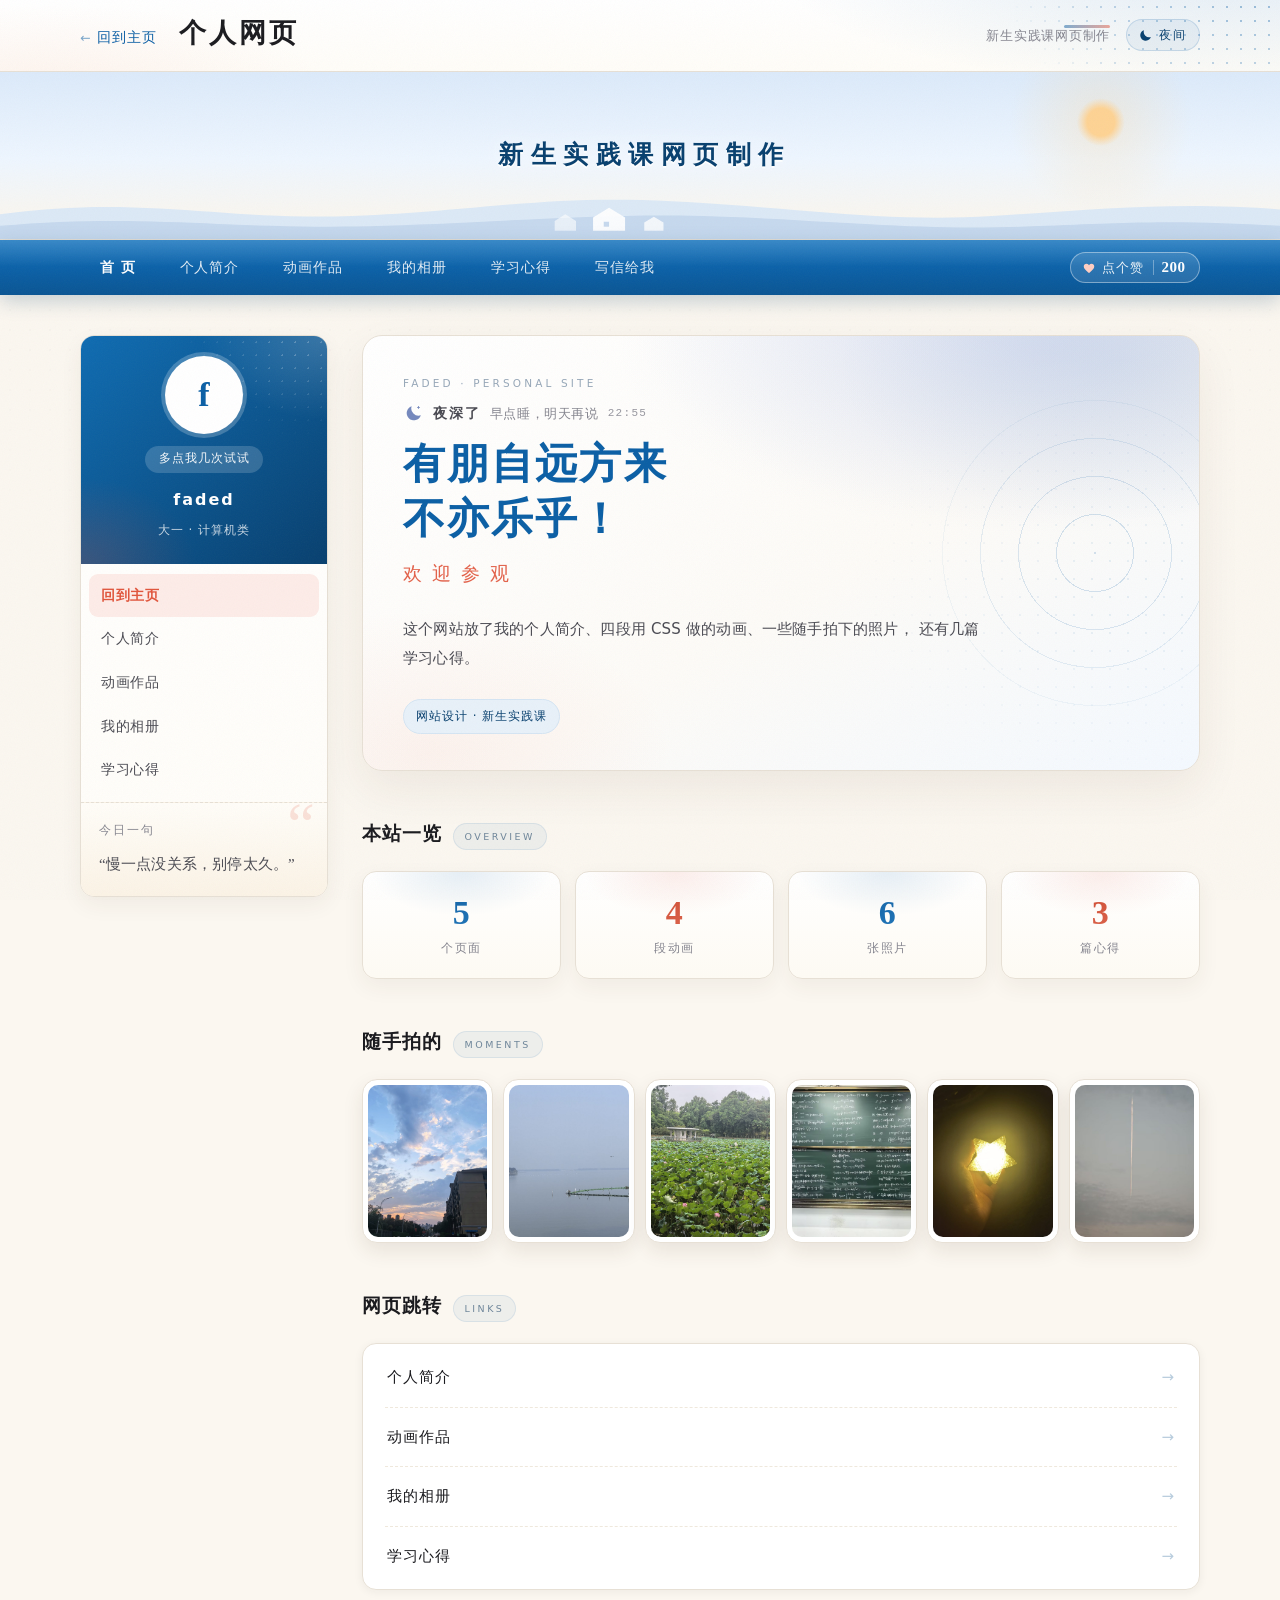
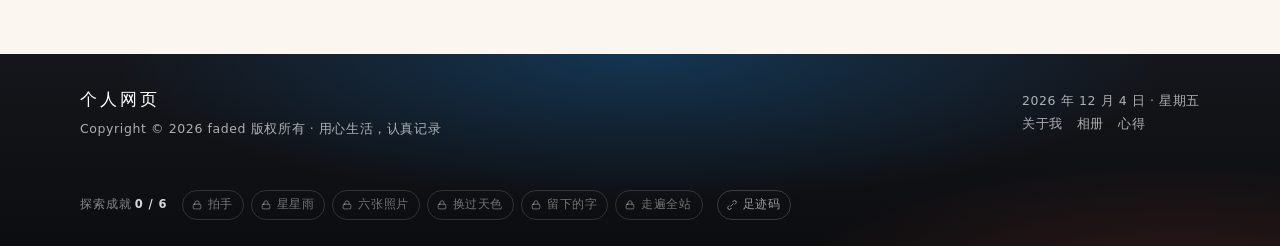
<file: index.html>
<!DOCTYPE html>
<html lang="zh-CN">
<head>
  <meta charset="UTF-8">
  <meta name="viewport" content="width=device-width, initial-scale=1">
  <title>新生实践课网页</title>
  <meta name="description" content="个人网页 —— 一个普通大学生的个人主页，记录生活、相册、作品与学习心得。">
  <script>document.documentElement.className = 'js';</script>
  <link rel="icon" href="images/favicon.svg" type="image/svg+xml">
    <script>try{var _t=localStorage.getItem("faded_theme");if(_t==="dark")document.documentElement.dataset.theme="dark";}catch(e){}
    try{var _h=new Date().getHours();document.documentElement.dataset.daypart=_h<5?"night":_h<9?"dawn":_h<12?"morning":_h<17?"afternoon":_h<20?"dusk":"night";}catch(e){}</script>
  <link rel="stylesheet" href="css/style.css?v=20261118b">
</head>
<body>

  <!-- 页头 -->
  <header class="site-header">
    <div class="wrap header-inner">
      <div class="header-left">
        <a class="back-home" href="index.html">回到主页</a>
        <span class="brand-text">
          <strong>个人网页</strong>
        </span>
      </div>
      <div class="header-right">
        <p class="header-note">新生实践课网页制作</p>
        <button class="theme-toggle" id="theme-toggle" type="button" aria-pressed="false"
                aria-label="切换日间 / 夜间模式" title="切换日间 / 夜间">
          <svg class="tt-moon" viewBox="0 0 24 24" aria-hidden="true"><path d="M20.6 14.4A8.7 8.7 0 0 1 9.6 3.4 8.7 8.7 0 1 0 20.6 14.4Z"/></svg>
          <svg class="tt-sun" viewBox="0 0 24 24" aria-hidden="true">
            <circle cx="12" cy="12" r="4.1"/>
            <path d="M12 2.6v2.3M12 19.1v2.3M2.6 12h2.3M19.1 12h2.3M5.5 5.5l1.6 1.6M16.9 16.9l1.6 1.6M18.5 5.5l-1.6 1.6M7.1 16.9l-1.6 1.6" fill="none" stroke="currentColor" stroke-width="1.7" stroke-linecap="round"/>
          </svg>
          <span class="tt-txt">夜间</span>
        </button>
      </div>
    </div>
  </header>

  <!-- 横幅 -->
  <div class="banner">
    <svg class="banner-scene" viewBox="0 0 1200 90" preserveAspectRatio="none" aria-hidden="true">
      <path d="M0 60c130-24 210 8 330 2s180-26 300-18 200 26 300 18 170-18 270-8v36H0z" fill="#dce9f6"/>
      <path d="M0 74c140-16 220 6 360 0s220-18 340-10 180 16 280 10 140-6 220 0v16H0z" fill="#c6d9ee"/>
      <path d="M556 80V64l15-12 15 12v16z" fill="#ffffff" opacity=".92"/>
      <rect x="566" y="69" width="5" height="6" fill="#c6d9ee"/>
      <path d="M604 80V70l9-7 9 7v10z" fill="#ffffff" opacity=".78"/>
      <path d="M520 80V68l10-8 10 8v12z" fill="#ffffff" opacity=".6"/>
    </svg>
    <svg class="cloud c1" viewBox="0 0 120 50" aria-hidden="true"><path d="M30 44c-12 0-20-7-20-16S18 12 28 13c3-7 10-11 18-11 10 0 18 6 20 14 9-2 18 4 18 13 0 9-8 15-17 15H30z"/></svg>
    <svg class="cloud c2" viewBox="0 0 120 50" aria-hidden="true"><path d="M30 44c-12 0-20-7-20-16S18 12 28 13c3-7 10-11 18-11 10 0 18 6 20 14 9-2 18 4 18 13 0 9-8 15-17 15H30z"/></svg>
    <svg class="cloud c3" viewBox="0 0 120 50" aria-hidden="true"><path d="M30 44c-12 0-20-7-20-16S18 12 28 13c3-7 10-11 18-11 10 0 18 6 20 14 9-2 18 4 18 13 0 9-8 15-17 15H30z"/></svg>
    <div class="banner-inner">
      <div class="banner-title">新生实践课网页制作</div>
      <svg class="balloon b1" viewBox="0 0 30 46" aria-hidden="true">
        <ellipse cx="15" cy="15" rx="11" ry="13.5" fill="#e1553c"/>
        <path d="M15 28.5l-3 4h6z" fill="#c8452f"/>
        <path d="M15 33c3 4-3 6 0 11" stroke="#c9d4de" stroke-width="1.2" fill="none"/>
      </svg>
      <svg class="balloon b2" viewBox="0 0 30 46" aria-hidden="true">
        <ellipse cx="15" cy="15" rx="11" ry="13.5" fill="#0b5fa5"/>
        <path d="M15 28.5l-3 4h6z" fill="#08406f"/>
        <path d="M15 33c3 4-3 6 0 11" stroke="#c9d4de" stroke-width="1.2" fill="none"/>
      </svg>
      <svg class="balloon b3" viewBox="0 0 30 46" aria-hidden="true">
        <ellipse cx="15" cy="15" rx="11" ry="13.5" fill="#f0b429"/>
        <path d="M15 28.5l-3 4h6z" fill="#d49b1c"/>
        <path d="M15 33c3 4-3 6 0 11" stroke="#c9d4de" stroke-width="1.2" fill="none"/>
      </svg>
    </div>
  </div>

  <!-- 导航条 -->
  <nav class="site-nav">
    <div class="wrap nav-row">
      <div class="nav-inner">
        <a href="index.html" class="active">首 页</a>
        <a href="about.html">个人简介</a>
        <a href="works.html">动画作品</a>
        <a href="gallery.html">我的相册</a>
        <a href="thoughts.html">学习心得</a>
        <a href="about.html#5">写信给我</a>
      </div>
      <button class="like-btn" id="like-btn" type="button" aria-label="给这个网站点赞">
        <svg class="heart" viewBox="0 0 24 24" aria-hidden="true">
          <path d="M12 20.7l-1.3-1.2C6 15.3 3 12.6 3 9.3 3 6.7 5 4.7 7.6 4.7c1.5 0 2.9.7 3.8 1.8l.6.7.6-.7c.9-1.1 2.3-1.8 3.8-1.8C19 4.7 21 6.7 21 9.3c0 3.3-3 6-7.7 10.2L12 20.7z"/>
        </svg>
        <span class="like-word">点个赞</span>
        <b id="like-num">—</b>
      </button>
    </div>
  </nav>

  <div class="wrap">
    <div class="layout">

      <!-- 左栏 -->
      <aside class="side">
        <div class="card">
          <div class="side-head">
            <div class="avatar">f</div>
            <p class="side-tip"><span class="tip-txt">多点我几次试试</span></p>
            <h3>faded</h3>
            <p>大一 · 计算机类</p>
          </div>
          <nav class="side-list">
            <a href="index.html" class="active">回到主页</a>
            <a href="about.html">个人简介</a>
            <a href="works.html">动画作品</a>
            <a href="gallery.html">我的相册</a>
            <a href="thoughts.html">学习心得</a>
              </nav>
          <div class="side-note">
            <h4>今日一句</h4>
            <p data-quote>“把每一件小事做好，日子就会慢慢亮起来。”</p>
          </div>
        </div>
      </aside>

      <!-- 正文 -->
      <main class="main">

        <section class="hero reveal">
          <div class="hero-text">
            <p class="eyebrow">Faded · Personal Site</p>
            <p class="greet" id="greet">
              <span class="greet-ico" aria-hidden="true">
                <svg class="gi gi-dawn" viewBox="0 0 24 24">
                  <path d="M1.4 18h21.2" stroke="currentColor" stroke-width="1.7" stroke-linecap="round" fill="none"/>
                  <path d="M7.4 17.6a4.6 4.6 0 0 1 9.2 0z" fill="currentColor"/>
                  <path d="M12 4.6v2.3M5.9 7.1l1.6 1.6M18.1 7.1l-1.6 1.6M3.6 12.4h2.2M18.2 12.4h2.2" stroke="currentColor" stroke-width="1.5" stroke-linecap="round" fill="none"/>
                </svg>
                <svg class="gi gi-sun" viewBox="0 0 24 24">
                  <circle cx="12" cy="12" r="4.3" fill="currentColor"/>
                  <path d="M12 3.1v2.4M12 18.5v2.4M3.1 12h2.4M18.5 12h2.4M5.8 5.8l1.7 1.7M16.5 16.5l1.7 1.7M18.2 5.8l-1.7 1.7M7.5 16.5l-1.7 1.7" stroke="currentColor" stroke-width="1.5" stroke-linecap="round" fill="none"/>
                </svg>
                <svg class="gi gi-dusk" viewBox="0 0 24 24">
                  <circle cx="12" cy="14.2" r="4.6" fill="currentColor"/>
                  <path d="M1.4 18.6h21.2" stroke="currentColor" stroke-width="1.7" stroke-linecap="round" fill="none"/>
                </svg>
                <svg class="gi gi-moon" viewBox="0 0 24 24">
                  <path d="M20.2 14.8A8.7 8.7 0 0 1 9.2 3.8a8.7 8.7 0 1 0 11 11z" fill="currentColor"/>
                  <path d="M17.4 4.3v1.9M16.4 5.3h2M5.4 9.6v1.5M4.7 10.3h1.5" stroke="currentColor" stroke-width="1.3" stroke-linecap="round" fill="none"/>
                </svg>
              </span>
              <span class="greet-say">
                <span class="greet-line" data-part="any"><b>你好</b><span class="gl-note">今天也慢慢来</span></span>
                <span class="greet-line" data-part="dawn"><b>清晨好</b><span class="gl-note">天刚亮，先喝口热水</span></span>
                <span class="greet-line" data-part="morning"><b>上午好</b><span class="gl-note">脑子最清楚的时候</span></span>
                <span class="greet-line" data-part="afternoon"><b>午后好</b><span class="gl-note">阳光正好，慢慢做事</span></span>
                <span class="greet-line" data-part="dusk"><b>傍晚好</b><span class="gl-note">天色软下来了</span></span>
                <span class="greet-line" data-part="night"><b>夜深了</b><span class="gl-note">早点睡，明天再说</span></span>
              </span>
              <span class="greet-clock" id="greet-clock"></span>
            </p>
            <h1>有朋自远方来<br>不亦乐乎！</h1>
            <p class="welcome">欢迎参观</p>
            <p class="intro">
              这个网站放了我的个人简介、四段用 CSS 做的动画、一些随手拍下的照片，
              还有几篇学习心得。
            </p>
            <div class="hero-meta">
              <span class="tag">网站设计 · 新生实践课</span>
            </div>
          </div>
        </section>

        <section class="section reveal">
          <div class="section-head">
            <h2>本站一览</h2>
            <span>Overview</span>
          </div>
          <div class="stats">
            <div class="stat"><b data-count="5">0</b><span>个页面</span></div>
            <div class="stat"><b data-count="4">0</b><span>段动画</span></div>
            <div class="stat"><b data-count="6">0</b><span>张照片</span></div>
            <div class="stat"><b data-count="3">0</b><span>篇心得</span></div>
          </div>
        </section>

        <section class="section reveal">
          <div class="section-head">
            <h2>随手拍的</h2>
            <span>Moments</span>
          </div>
          <div class="photo-strip">
            <a href="gallery.html" aria-label="相册：傍晚的云"><img src="images/sunset.jpg" alt="傍晚的云"></a>
            <a href="gallery.html" aria-label="相册：雾里的湖面"><img src="images/lake.jpg" alt="雾里的湖面"></a>
            <a href="gallery.html" aria-label="相册：荷叶池塘"><img src="images/lotus.jpg" alt="荷叶池塘"></a>
            <a href="gallery.html" aria-label="相册：写满公式的黑板"><img src="images/blackboard.jpg" alt="写满公式的黑板"></a>
            <a href="gallery.html" aria-label="相册：手里的星星"><img src="images/star.jpg" alt="手里的星星"></a>
            <a href="gallery.html" aria-label="相册：云层里的光"><img src="images/streak.jpg" alt="云层里的光"></a>
          </div>
        </section>

        <section class="section reveal">
          <div class="section-head">
            <h2>网页跳转</h2>
            <span>Links</span>
          </div>
          <ul class="link-list">
            <li><a href="about.html">个人简介</a></li>
            <li><a href="works.html">动画作品</a></li>
            <li><a href="gallery.html">我的相册</a></li>
            <li><a href="thoughts.html">学习心得</a></li>
          </ul>
        </section>

      </main>
    </div>
  </div>

  <!-- 页脚 -->
  <footer class="site-footer">
    <div class="wrap footer-inner">
      <div>
        <div class="brand-mini">个人网页</div>
        <p>Copyright &copy; <span id="year">2026</span> faded 版权所有 · 用心生活，认真记录</p>
      </div>
      <div>
        <p id="today">今天是好日子</p>
        <p class="footer-friends">
          <a href="about.html">关于我</a>
          <a href="gallery.html">相册</a>
          <a href="thoughts.html">心得</a>
        </p>
      </div>
    </div>
  </footer>

  <script src="js/main.js?v=20261118b"></script>
</body>
</html>
</file>
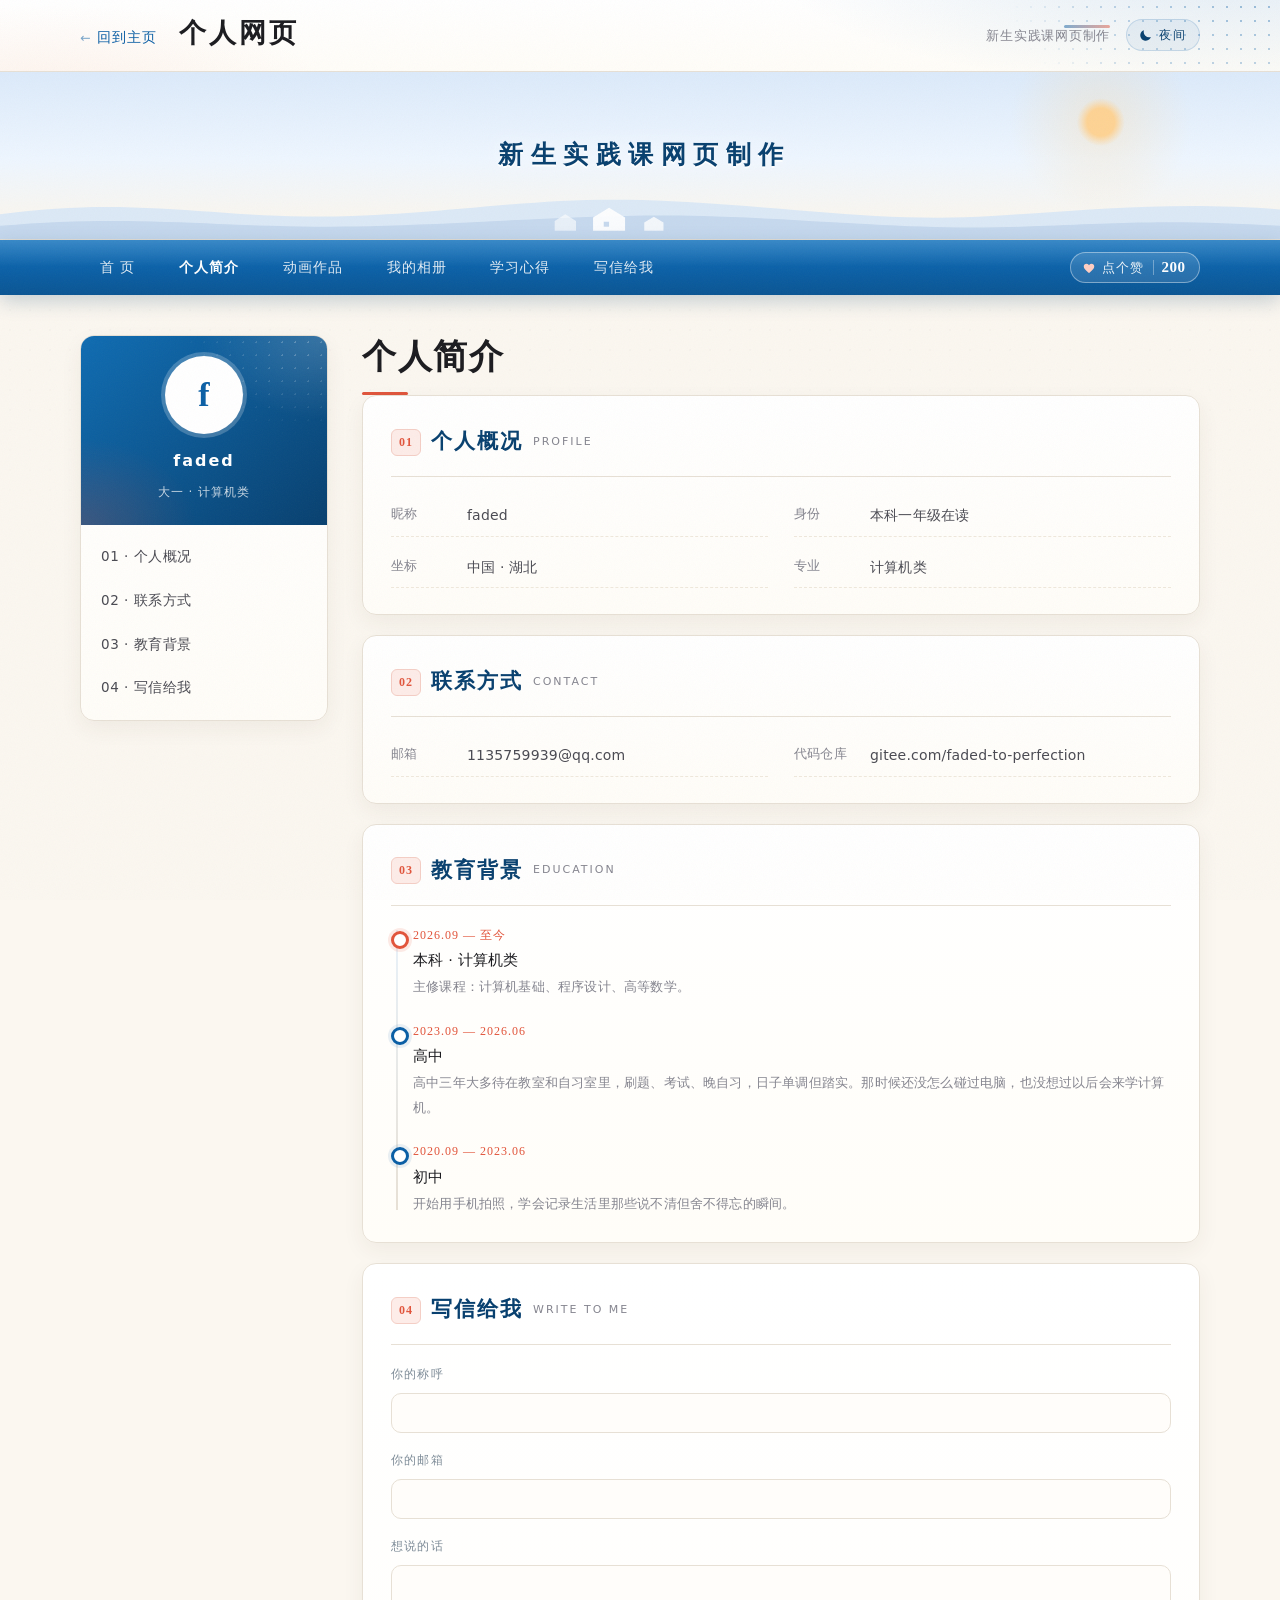
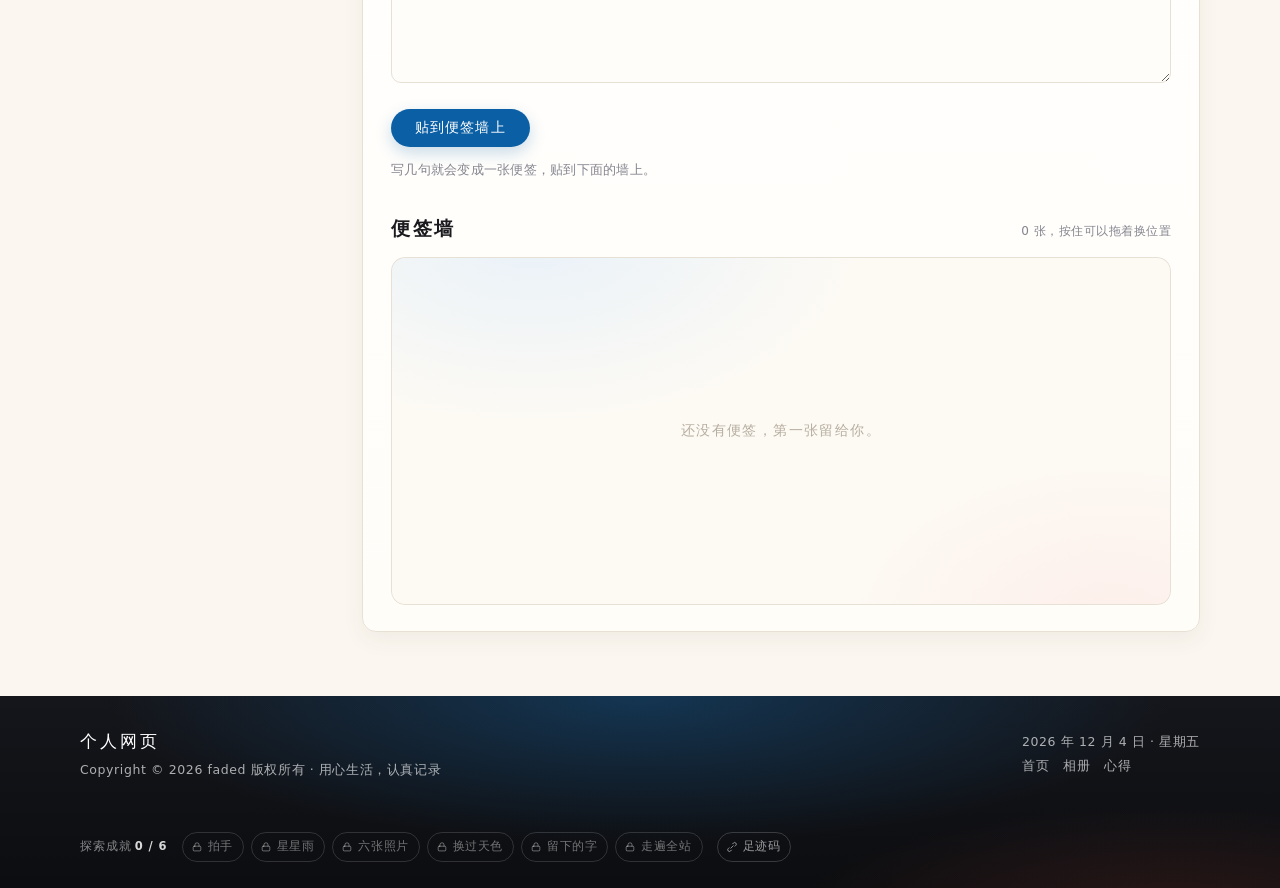
<file: about.html>
<!DOCTYPE html>
<html lang="zh-CN">
<head>
  <meta charset="UTF-8">
  <meta name="viewport" content="width=device-width, initial-scale=1">
  <title>个人简介 · 新生实践课网页</title>
  <meta name="description" content="关于我：个人概况、联系方式、教育背景与写信给我。">
  <script>document.documentElement.className = 'js';</script>
  <link rel="icon" href="images/favicon.svg" type="image/svg+xml">
    <script>try{var _t=localStorage.getItem("faded_theme");if(_t==="dark")document.documentElement.dataset.theme="dark";}catch(e){}</script>
  <link rel="stylesheet" href="css/style.css?v=20261118b">
</head>
<body>

  <header class="site-header">
    <div class="wrap header-inner">
      <div class="header-left">
        <a class="back-home" href="index.html">回到主页</a>
        <span class="brand-text">
          <strong>个人网页</strong>
        </span>
      </div>
      <div class="header-right">
        <p class="header-note">新生实践课网页制作</p>
        <button class="theme-toggle" id="theme-toggle" type="button" aria-pressed="false"
                aria-label="切换日间 / 夜间模式" title="切换日间 / 夜间">
          <svg class="tt-moon" viewBox="0 0 24 24" aria-hidden="true"><path d="M20.6 14.4A8.7 8.7 0 0 1 9.6 3.4 8.7 8.7 0 1 0 20.6 14.4Z"/></svg>
          <svg class="tt-sun" viewBox="0 0 24 24" aria-hidden="true">
            <circle cx="12" cy="12" r="4.1"/>
            <path d="M12 2.6v2.3M12 19.1v2.3M2.6 12h2.3M19.1 12h2.3M5.5 5.5l1.6 1.6M16.9 16.9l1.6 1.6M18.5 5.5l-1.6 1.6M7.1 16.9l-1.6 1.6" fill="none" stroke="currentColor" stroke-width="1.7" stroke-linecap="round"/>
          </svg>
          <span class="tt-txt">夜间</span>
        </button>
      </div>
    </div>
  </header>

  <div class="banner">
    <svg class="banner-scene" viewBox="0 0 1200 90" preserveAspectRatio="none" aria-hidden="true">
      <path d="M0 60c130-24 210 8 330 2s180-26 300-18 200 26 300 18 170-18 270-8v36H0z" fill="#dce9f6"/>
      <path d="M0 74c140-16 220 6 360 0s220-18 340-10 180 16 280 10 140-6 220 0v16H0z" fill="#c6d9ee"/>
      <path d="M556 80V64l15-12 15 12v16z" fill="#ffffff" opacity=".92"/>
      <rect x="566" y="69" width="5" height="6" fill="#c6d9ee"/>
      <path d="M604 80V70l9-7 9 7v10z" fill="#ffffff" opacity=".78"/>
      <path d="M520 80V68l10-8 10 8v12z" fill="#ffffff" opacity=".6"/>
    </svg>
    <svg class="cloud c1" viewBox="0 0 120 50" aria-hidden="true"><path d="M30 44c-12 0-20-7-20-16S18 12 28 13c3-7 10-11 18-11 10 0 18 6 20 14 9-2 18 4 18 13 0 9-8 15-17 15H30z"/></svg>
    <svg class="cloud c2" viewBox="0 0 120 50" aria-hidden="true"><path d="M30 44c-12 0-20-7-20-16S18 12 28 13c3-7 10-11 18-11 10 0 18 6 20 14 9-2 18 4 18 13 0 9-8 15-17 15H30z"/></svg>
    <svg class="cloud c3" viewBox="0 0 120 50" aria-hidden="true"><path d="M30 44c-12 0-20-7-20-16S18 12 28 13c3-7 10-11 18-11 10 0 18 6 20 14 9-2 18 4 18 13 0 9-8 15-17 15H30z"/></svg>
    <div class="banner-inner">
      <div class="banner-title">新生实践课网页制作</div>
      <svg class="balloon b1" viewBox="0 0 30 46" aria-hidden="true">
        <ellipse cx="15" cy="15" rx="11" ry="13.5" fill="#e1553c"/>
        <path d="M15 28.5l-3 4h6z" fill="#c8452f"/>
        <path d="M15 33c3 4-3 6 0 11" stroke="#c9d4de" stroke-width="1.2" fill="none"/>
      </svg>
      <svg class="balloon b2" viewBox="0 0 30 46" aria-hidden="true">
        <ellipse cx="15" cy="15" rx="11" ry="13.5" fill="#0b5fa5"/>
        <path d="M15 28.5l-3 4h6z" fill="#08406f"/>
        <path d="M15 33c3 4-3 6 0 11" stroke="#c9d4de" stroke-width="1.2" fill="none"/>
      </svg>
      <svg class="balloon b3" viewBox="0 0 30 46" aria-hidden="true">
        <ellipse cx="15" cy="15" rx="11" ry="13.5" fill="#f0b429"/>
        <path d="M15 28.5l-3 4h6z" fill="#d49b1c"/>
        <path d="M15 33c3 4-3 6 0 11" stroke="#c9d4de" stroke-width="1.2" fill="none"/>
      </svg>
    </div>
  </div>

  <nav class="site-nav">
    <div class="wrap nav-row">
      <div class="nav-inner">
        <a href="index.html">首 页</a>
        <a href="about.html" class="active">个人简介</a>
        <a href="works.html">动画作品</a>
        <a href="gallery.html">我的相册</a>
        <a href="thoughts.html">学习心得</a>
        <a href="about.html#5">写信给我</a>
      </div>
      <button class="like-btn" id="like-btn" type="button" aria-label="给这个网站点赞">
        <svg class="heart" viewBox="0 0 24 24" aria-hidden="true">
          <path d="M12 20.7l-1.3-1.2C6 15.3 3 12.6 3 9.3 3 6.7 5 4.7 7.6 4.7c1.5 0 2.9.7 3.8 1.8l.6.7.6-.7c.9-1.1 2.3-1.8 3.8-1.8C19 4.7 21 6.7 21 9.3c0 3.3-3 6-7.7 10.2L12 20.7z"/>
        </svg>
        <span class="like-word">点个赞</span>
        <b id="like-num">—</b>
      </button>
    </div>
  </nav>

  <div class="wrap">
    <div class="layout">

      <aside class="side">
        <div class="card">
          <div class="side-head">
            <div class="avatar">f</div>
            <h3>faded</h3>
            <p>大一 · 计算机类</p>
          </div>
          <nav class="side-list">
            <a href="#1">01 · 个人概况</a>
            <a href="#2">02 · 联系方式</a>
            <a href="#4">03 · 教育背景</a>
            <a href="#5">04 · 写信给我</a>
          </nav>
        </div>
      </aside>

      <main class="main">
        <h1 class="page-title">个人简介</h1>

        <section class="info-block reveal" id="1">
          <h2><span class="num">01</span>个人概况<small>Profile</small></h2>
          <div class="rule"></div>
          <dl class="fact-grid">
            <div><dt>昵称</dt><dd>faded</dd></div>
            <div><dt>身份</dt><dd>本科一年级在读</dd></div>
            <div><dt>坐标</dt><dd>中国 · 湖北</dd></div>
            <div><dt>专业</dt><dd>计算机类</dd></div>
          </dl>
        </section>

        <section class="info-block reveal" id="2">
          <h2><span class="num">02</span>联系方式<small>Contact</small></h2>
          <div class="rule"></div>
          <dl class="fact-grid">
            <div><dt>邮箱</dt><dd><a href="mailto:1135759939@qq.com">1135759939@qq.com</a></dd></div>
            <div><dt>代码仓库</dt><dd>gitee.com/faded-to-perfection</dd></div>
          </dl>
        </section>

        <section class="info-block reveal" id="4">
          <h2><span class="num">03</span>教育背景<small>Education</small></h2>
          <div class="rule"></div>
          <ul class="timeline">
            <li>
              <div class="when">2026.09 — 至今</div>
              <div class="what">本科 · 计算机类</div>
              <p class="desc">主修课程：计算机基础、程序设计、高等数学。</p>
            </li>
            <li>
              <div class="when">2023.09 — 2026.06</div>
              <div class="what">高中</div>
              <p class="desc">高中三年大多待在教室和自习室里，刷题、考试、晚自习，日子单调但踏实。那时候还没怎么碰过电脑，也没想过以后会来学计算机。</p>
            </li>
            <li>
              <div class="when">2020.09 — 2023.06</div>
              <div class="what">初中</div>
              <p class="desc">开始用手机拍照，学会记录生活里那些说不清但舍不得忘的瞬间。</p>
            </li>
          </ul>
        </section>

        <section class="info-block reveal" id="5">
          <h2><span class="num">04</span>写信给我<small>Write to me</small></h2>
          <div class="rule"></div>
          <form class="form-card plain" id="letter-form" novalidate>
            <div class="field">
              <label for="f-name">你的称呼</label>
              <input id="f-name" name="name" type="text" autocomplete="name">
            </div>
            <div class="field">
              <label for="f-mail">你的邮箱</label>
              <input id="f-mail" name="email" type="email" autocomplete="email">
            </div>
            <div class="field">
              <label for="f-msg">想说的话</label>
              <textarea id="f-msg" name="message"></textarea>
            </div>
            <button class="btn" type="submit">贴到便签墙上</button>
            <p class="form-tip" id="form-tip">写几句就会变成一张便签，贴到下面的墙上。</p>
          </form>

          <div class="note-block">
            <div class="note-head">
              <h3>便签墙</h3>
              <p class="note-count"><span id="note-num" aria-live="polite">0</span> 张，按住可以拖着换位置</p>
            </div>
            <div class="note-wall" id="note-wall">
              <p class="note-empty" id="note-empty">还没有便签，第一张留给你。</p>
            </div>
          </div>
        </section>

      </main>
    </div>
  </div>

  <footer class="site-footer">
    <div class="wrap footer-inner">
      <div>
        <div class="brand-mini">个人网页</div>
        <p>Copyright &copy; <span id="year">2026</span> faded 版权所有 · 用心生活，认真记录</p>
      </div>
      <div>
        <p id="today">今天是好日子</p>
        <p class="footer-friends">
          <a href="index.html">首页</a>
          <a href="gallery.html">相册</a>
          <a href="thoughts.html">心得</a>
        </p>
      </div>
    </div>
  </footer>

  <script src="js/main.js?v=20261118b"></script>
</body>
</html>
</file>
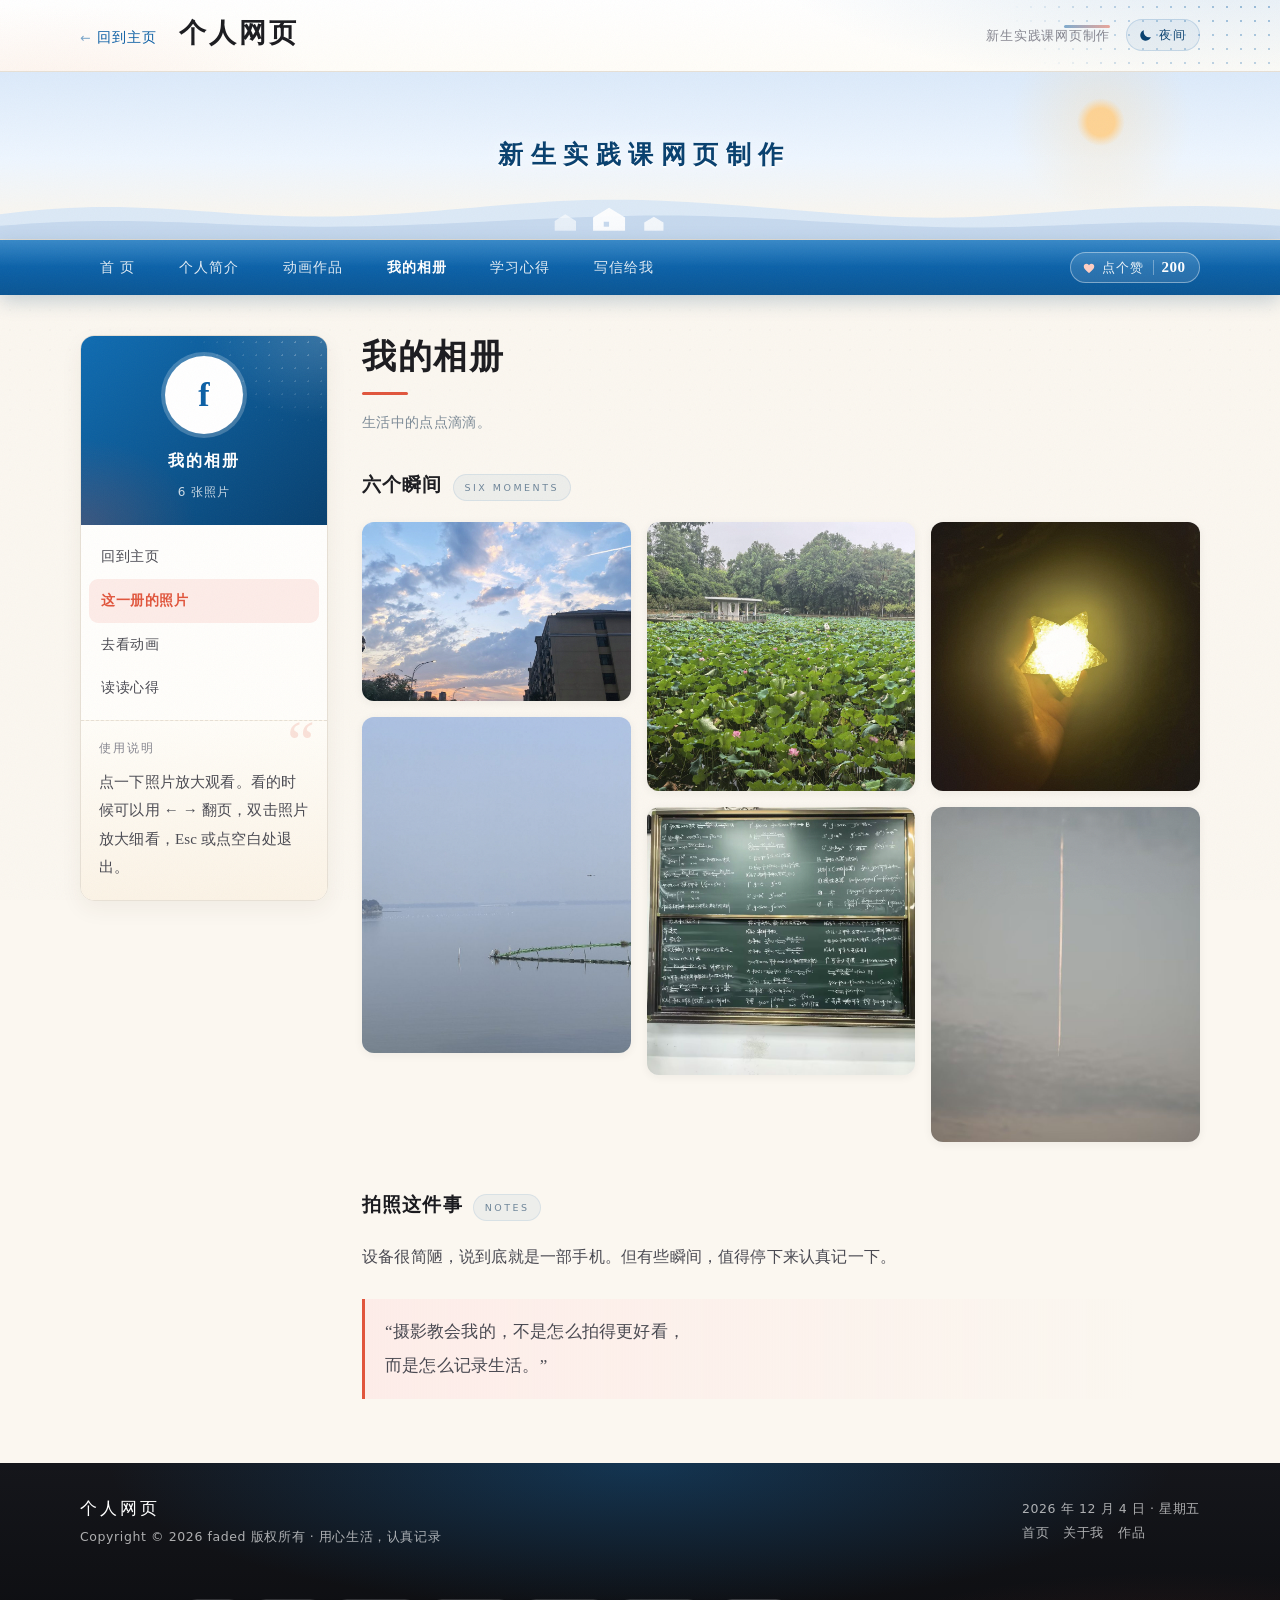
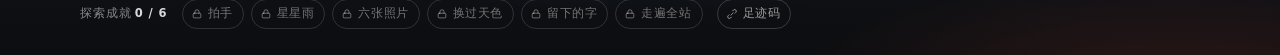
<file: gallery.html>
<!DOCTYPE html>
<html lang="zh-CN">
<head>
  <meta charset="UTF-8">
  <meta name="viewport" content="width=device-width, initial-scale=1">
  <title>我的相册 · 新生实践课网页</title>
  <meta name="description" content="我的相册：晚霞、湖面、荷塘、黑板、手里的光与云隙里的一道亮线。">
  <script>document.documentElement.className = 'js';</script>
  <link rel="icon" href="images/favicon.svg" type="image/svg+xml">
    <script>try{var _t=localStorage.getItem("faded_theme");if(_t==="dark")document.documentElement.dataset.theme="dark";}catch(e){}</script>
  <link rel="stylesheet" href="css/style.css?v=20261118b">
</head>
<body>

  <header class="site-header">
    <div class="wrap header-inner">
      <div class="header-left">
        <a class="back-home" href="index.html">回到主页</a>
        <span class="brand-text">
          <strong>个人网页</strong>
        </span>
      </div>
      <div class="header-right">
        <p class="header-note">新生实践课网页制作</p>
        <button class="theme-toggle" id="theme-toggle" type="button" aria-pressed="false"
                aria-label="切换日间 / 夜间模式" title="切换日间 / 夜间">
          <svg class="tt-moon" viewBox="0 0 24 24" aria-hidden="true"><path d="M20.6 14.4A8.7 8.7 0 0 1 9.6 3.4 8.7 8.7 0 1 0 20.6 14.4Z"/></svg>
          <svg class="tt-sun" viewBox="0 0 24 24" aria-hidden="true">
            <circle cx="12" cy="12" r="4.1"/>
            <path d="M12 2.6v2.3M12 19.1v2.3M2.6 12h2.3M19.1 12h2.3M5.5 5.5l1.6 1.6M16.9 16.9l1.6 1.6M18.5 5.5l-1.6 1.6M7.1 16.9l-1.6 1.6" fill="none" stroke="currentColor" stroke-width="1.7" stroke-linecap="round"/>
          </svg>
          <span class="tt-txt">夜间</span>
        </button>
      </div>
    </div>
  </header>

  <div class="banner">
    <svg class="banner-scene" viewBox="0 0 1200 90" preserveAspectRatio="none" aria-hidden="true">
      <path d="M0 60c130-24 210 8 330 2s180-26 300-18 200 26 300 18 170-18 270-8v36H0z" fill="#dce9f6"/>
      <path d="M0 74c140-16 220 6 360 0s220-18 340-10 180 16 280 10 140-6 220 0v16H0z" fill="#c6d9ee"/>
      <path d="M556 80V64l15-12 15 12v16z" fill="#ffffff" opacity=".92"/>
      <rect x="566" y="69" width="5" height="6" fill="#c6d9ee"/>
      <path d="M604 80V70l9-7 9 7v10z" fill="#ffffff" opacity=".78"/>
      <path d="M520 80V68l10-8 10 8v12z" fill="#ffffff" opacity=".6"/>
    </svg>
    <svg class="cloud c1" viewBox="0 0 120 50" aria-hidden="true"><path d="M30 44c-12 0-20-7-20-16S18 12 28 13c3-7 10-11 18-11 10 0 18 6 20 14 9-2 18 4 18 13 0 9-8 15-17 15H30z"/></svg>
    <svg class="cloud c2" viewBox="0 0 120 50" aria-hidden="true"><path d="M30 44c-12 0-20-7-20-16S18 12 28 13c3-7 10-11 18-11 10 0 18 6 20 14 9-2 18 4 18 13 0 9-8 15-17 15H30z"/></svg>
    <svg class="cloud c3" viewBox="0 0 120 50" aria-hidden="true"><path d="M30 44c-12 0-20-7-20-16S18 12 28 13c3-7 10-11 18-11 10 0 18 6 20 14 9-2 18 4 18 13 0 9-8 15-17 15H30z"/></svg>
    <div class="banner-inner">
      <div class="banner-title">新生实践课网页制作</div>
      <svg class="balloon b1" viewBox="0 0 30 46" aria-hidden="true">
        <ellipse cx="15" cy="15" rx="11" ry="13.5" fill="#e1553c"/>
        <path d="M15 28.5l-3 4h6z" fill="#c8452f"/>
        <path d="M15 33c3 4-3 6 0 11" stroke="#c9d4de" stroke-width="1.2" fill="none"/>
      </svg>
      <svg class="balloon b2" viewBox="0 0 30 46" aria-hidden="true">
        <ellipse cx="15" cy="15" rx="11" ry="13.5" fill="#0b5fa5"/>
        <path d="M15 28.5l-3 4h6z" fill="#08406f"/>
        <path d="M15 33c3 4-3 6 0 11" stroke="#c9d4de" stroke-width="1.2" fill="none"/>
      </svg>
      <svg class="balloon b3" viewBox="0 0 30 46" aria-hidden="true">
        <ellipse cx="15" cy="15" rx="11" ry="13.5" fill="#f0b429"/>
        <path d="M15 28.5l-3 4h6z" fill="#d49b1c"/>
        <path d="M15 33c3 4-3 6 0 11" stroke="#c9d4de" stroke-width="1.2" fill="none"/>
      </svg>
    </div>
  </div>

  <nav class="site-nav">
    <div class="wrap nav-row">
      <div class="nav-inner">
        <a href="index.html">首 页</a>
        <a href="about.html">个人简介</a>
        <a href="works.html">动画作品</a>
        <a href="gallery.html" class="active">我的相册</a>
        <a href="thoughts.html">学习心得</a>
        <a href="about.html#5">写信给我</a>
      </div>
      <button class="like-btn" id="like-btn" type="button" aria-label="给这个网站点赞">
        <svg class="heart" viewBox="0 0 24 24" aria-hidden="true">
          <path d="M12 20.7l-1.3-1.2C6 15.3 3 12.6 3 9.3 3 6.7 5 4.7 7.6 4.7c1.5 0 2.9.7 3.8 1.8l.6.7.6-.7c.9-1.1 2.3-1.8 3.8-1.8C19 4.7 21 6.7 21 9.3c0 3.3-3 6-7.7 10.2L12 20.7z"/>
        </svg>
        <span class="like-word">点个赞</span>
        <b id="like-num">—</b>
      </button>
    </div>
  </nav>

  <div class="wrap">
    <div class="layout">

      <aside class="side">
        <div class="card">
          <div class="side-head">
            <div class="avatar">f</div>
            <h3>我的相册</h3>
            <p>6 张照片</p>
          </div>
          <nav class="side-list">
            <a href="index.html">回到主页</a>
            <a href="gallery.html" class="active">这一册的照片</a>
            <a href="works.html">去看动画</a>
            <a href="thoughts.html">读读心得</a>
          </nav>
          <div class="side-note">
            <h4>使用说明</h4>
            <p>点一下照片放大观看。看的时候可以用 ← → 翻页，双击照片放大细看，Esc 或点空白处退出。</p>
          </div>
        </div>
      </aside>

      <main class="main">
        <h1 class="page-title">我的相册</h1>
        <p class="page-lead">
          生活中的点点滴滴。
        </p>

        <section class="section">
          <div class="section-head">
            <h2>六个瞬间</h2>
            <span>Six Moments</span>
          </div>

          <div class="gallery">
            <figure class="shot rt-wide pos-low reveal" data-title="傍晚的云和教学楼">
              <img src="images/sunset.jpg" alt="傍晚的云和远处的教学楼">
            </figure>
            <figure class="shot rt-tall reveal" data-title="雾里的湖面">
              <img src="images/lake.jpg" alt="雾里的湖面和一条浮标" loading="lazy" decoding="async">
            </figure>
            <figure class="shot rt-sq reveal" data-title="长满荷叶的池塘">
              <img src="images/lotus.jpg" alt="长满荷叶的池塘" loading="lazy" decoding="async">
            </figure>
            <figure class="shot rt-sq reveal" data-title="写满公式的黑板">
              <img src="images/blackboard.jpg" alt="写满公式的黑板" loading="lazy" decoding="async">
            </figure>
            <figure class="shot rt-sq reveal" data-title="手里的一颗星">
              <img src="images/star.jpg" alt="手里托着一颗发光的五角星" loading="lazy" decoding="async">
            </figure>
            <figure class="shot rt-tall reveal" data-title="云隙里的一道亮线">
              <img src="images/streak.jpg" alt="云层里划过的一道亮光" loading="lazy" decoding="async">
            </figure>
          </div>
        </section>

        <section class="section reveal">
          <div class="section-head">
            <h2>拍照这件事</h2>
            <span>Notes</span>
          </div>
          <div class="prose">
            <p>
              设备很简陋，说到底就是一部手机。但有些瞬间，值得停下来认真记一下。
            </p>
          </div>
          <div class="quote">
            “摄影教会我的，不是怎么拍得更好看，<br>
            而是怎么记录生活。”
          </div>
        </section>

      </main>
    </div>
  </div>

  <footer class="site-footer">
    <div class="wrap footer-inner">
      <div>
        <div class="brand-mini">个人网页</div>
        <p>Copyright &copy; <span id="year">2026</span> faded 版权所有 · 用心生活，认真记录</p>
      </div>
      <div>
        <p id="today">今天是好日子</p>
        <p class="footer-friends">
          <a href="index.html">首页</a>
          <a href="about.html">关于我</a>
          <a href="works.html">作品</a>
        </p>
      </div>
    </div>
  </footer>

  <script src="js/main.js?v=20261118b"></script>
</body>
</html>
</file>
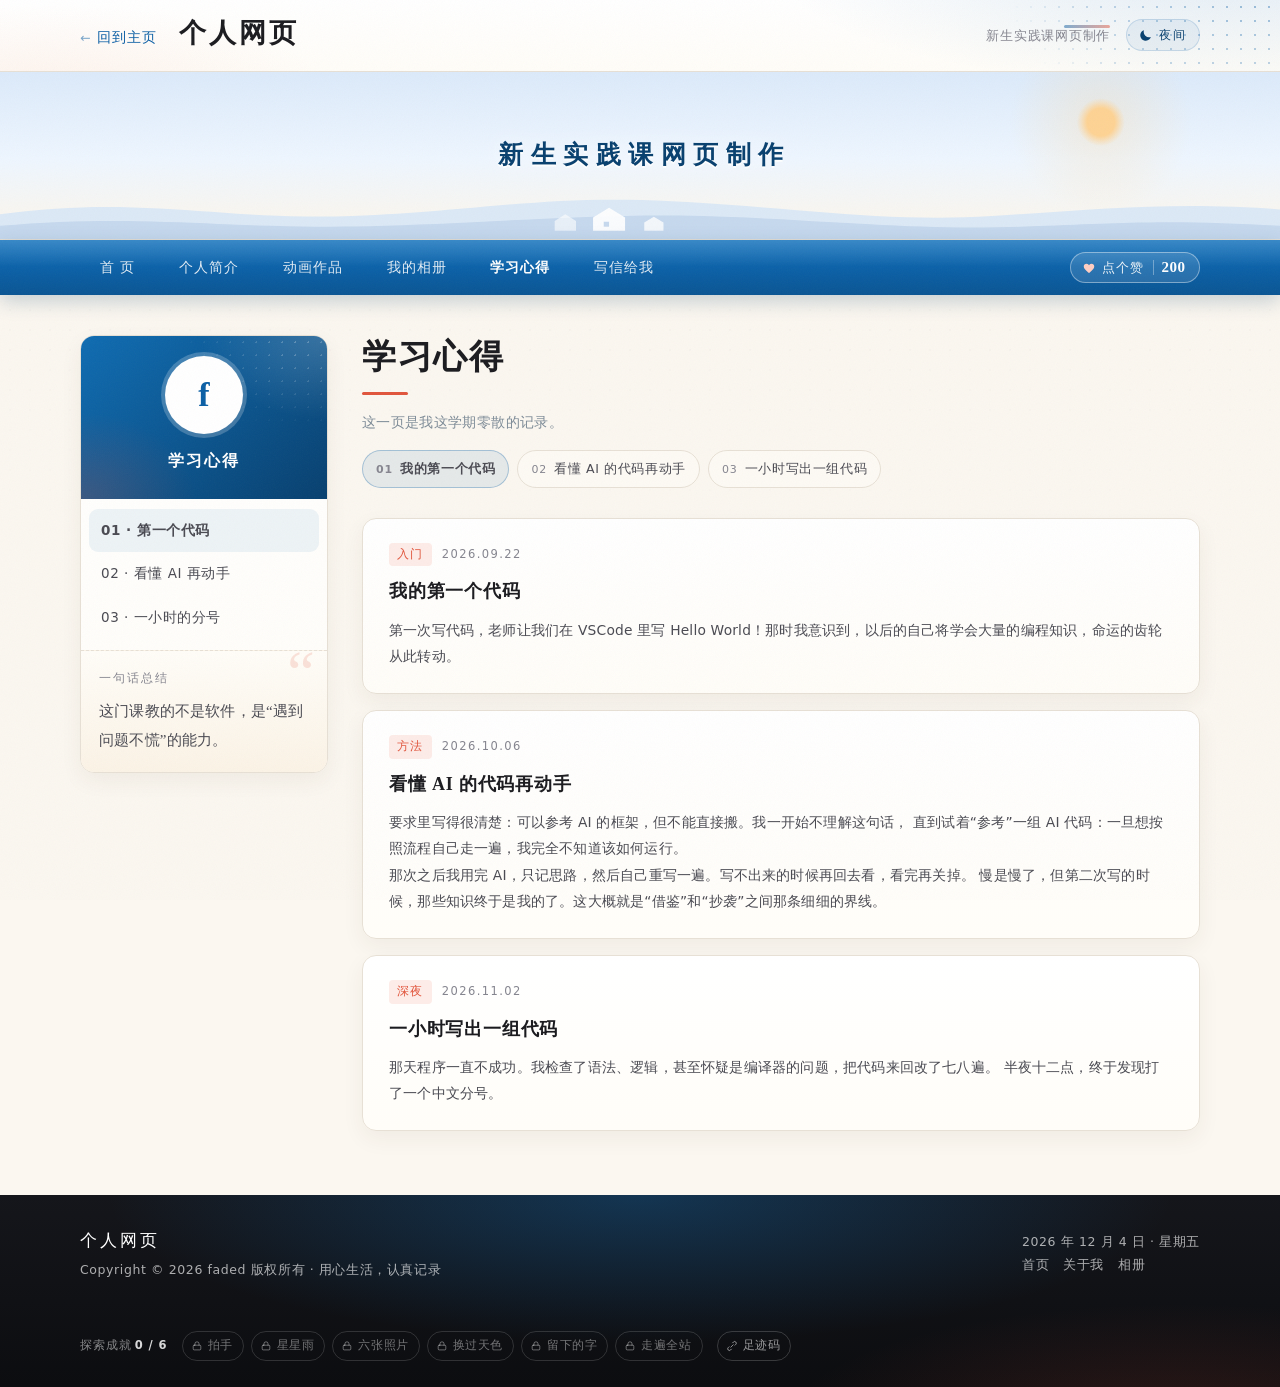
<file: thoughts.html>
<!DOCTYPE html>
<html lang="zh-CN">
<head>
  <meta charset="UTF-8">
  <meta name="viewport" content="width=device-width, initial-scale=1">
  <title>学习心得 · 新生实践课网页</title>
  <meta name="description" content="新生实践课网页制作的学习记录：第一个代码、看懂 AI 的代码、以及一个中文分号。">
  <script>document.documentElement.className = 'js';</script>
  <link rel="icon" href="images/favicon.svg" type="image/svg+xml">
    <script>try{var _t=localStorage.getItem("faded_theme");if(_t==="dark")document.documentElement.dataset.theme="dark";}catch(e){}</script>
  <link rel="stylesheet" href="css/style.css?v=20261118b">
</head>
<body>

  <header class="site-header">
    <div class="wrap header-inner">
      <div class="header-left">
        <a class="back-home" href="index.html">回到主页</a>
        <span class="brand-text">
          <strong>个人网页</strong>
        </span>
      </div>
      <div class="header-right">
        <p class="header-note">新生实践课网页制作</p>
        <button class="theme-toggle" id="theme-toggle" type="button" aria-pressed="false"
                aria-label="切换日间 / 夜间模式" title="切换日间 / 夜间">
          <svg class="tt-moon" viewBox="0 0 24 24" aria-hidden="true"><path d="M20.6 14.4A8.7 8.7 0 0 1 9.6 3.4 8.7 8.7 0 1 0 20.6 14.4Z"/></svg>
          <svg class="tt-sun" viewBox="0 0 24 24" aria-hidden="true">
            <circle cx="12" cy="12" r="4.1"/>
            <path d="M12 2.6v2.3M12 19.1v2.3M2.6 12h2.3M19.1 12h2.3M5.5 5.5l1.6 1.6M16.9 16.9l1.6 1.6M18.5 5.5l-1.6 1.6M7.1 16.9l-1.6 1.6" fill="none" stroke="currentColor" stroke-width="1.7" stroke-linecap="round"/>
          </svg>
          <span class="tt-txt">夜间</span>
        </button>
      </div>
    </div>
  </header>

  <div class="banner">
    <svg class="banner-scene" viewBox="0 0 1200 90" preserveAspectRatio="none" aria-hidden="true">
      <path d="M0 60c130-24 210 8 330 2s180-26 300-18 200 26 300 18 170-18 270-8v36H0z" fill="#dce9f6"/>
      <path d="M0 74c140-16 220 6 360 0s220-18 340-10 180 16 280 10 140-6 220 0v16H0z" fill="#c6d9ee"/>
      <path d="M556 80V64l15-12 15 12v16z" fill="#ffffff" opacity=".92"/>
      <rect x="566" y="69" width="5" height="6" fill="#c6d9ee"/>
      <path d="M604 80V70l9-7 9 7v10z" fill="#ffffff" opacity=".78"/>
      <path d="M520 80V68l10-8 10 8v12z" fill="#ffffff" opacity=".6"/>
    </svg>
    <svg class="cloud c1" viewBox="0 0 120 50" aria-hidden="true"><path d="M30 44c-12 0-20-7-20-16S18 12 28 13c3-7 10-11 18-11 10 0 18 6 20 14 9-2 18 4 18 13 0 9-8 15-17 15H30z"/></svg>
    <svg class="cloud c2" viewBox="0 0 120 50" aria-hidden="true"><path d="M30 44c-12 0-20-7-20-16S18 12 28 13c3-7 10-11 18-11 10 0 18 6 20 14 9-2 18 4 18 13 0 9-8 15-17 15H30z"/></svg>
    <svg class="cloud c3" viewBox="0 0 120 50" aria-hidden="true"><path d="M30 44c-12 0-20-7-20-16S18 12 28 13c3-7 10-11 18-11 10 0 18 6 20 14 9-2 18 4 18 13 0 9-8 15-17 15H30z"/></svg>
    <div class="banner-inner">
      <div class="banner-title">新生实践课网页制作</div>
      <svg class="balloon b1" viewBox="0 0 30 46" aria-hidden="true">
        <ellipse cx="15" cy="15" rx="11" ry="13.5" fill="#e1553c"/>
        <path d="M15 28.5l-3 4h6z" fill="#c8452f"/>
        <path d="M15 33c3 4-3 6 0 11" stroke="#c9d4de" stroke-width="1.2" fill="none"/>
      </svg>
      <svg class="balloon b2" viewBox="0 0 30 46" aria-hidden="true">
        <ellipse cx="15" cy="15" rx="11" ry="13.5" fill="#0b5fa5"/>
        <path d="M15 28.5l-3 4h6z" fill="#08406f"/>
        <path d="M15 33c3 4-3 6 0 11" stroke="#c9d4de" stroke-width="1.2" fill="none"/>
      </svg>
      <svg class="balloon b3" viewBox="0 0 30 46" aria-hidden="true">
        <ellipse cx="15" cy="15" rx="11" ry="13.5" fill="#f0b429"/>
        <path d="M15 28.5l-3 4h6z" fill="#d49b1c"/>
        <path d="M15 33c3 4-3 6 0 11" stroke="#c9d4de" stroke-width="1.2" fill="none"/>
      </svg>
    </div>
  </div>

  <nav class="site-nav">
    <div class="wrap nav-row">
      <div class="nav-inner">
        <a href="index.html">首 页</a>
        <a href="about.html">个人简介</a>
        <a href="works.html">动画作品</a>
        <a href="gallery.html">我的相册</a>
        <a href="thoughts.html" class="active">学习心得</a>
        <a href="about.html#5">写信给我</a>
      </div>
      <button class="like-btn" id="like-btn" type="button" aria-label="给这个网站点赞">
        <svg class="heart" viewBox="0 0 24 24" aria-hidden="true">
          <path d="M12 20.7l-1.3-1.2C6 15.3 3 12.6 3 9.3 3 6.7 5 4.7 7.6 4.7c1.5 0 2.9.7 3.8 1.8l.6.7.6-.7c.9-1.1 2.3-1.8 3.8-1.8C19 4.7 21 6.7 21 9.3c0 3.3-3 6-7.7 10.2L12 20.7z"/>
        </svg>
        <span class="like-word">点个赞</span>
        <b id="like-num">—</b>
      </button>
    </div>
  </nav>

  <div class="wrap">
    <div class="layout">

      <aside class="side">
        <div class="card">
          <div class="side-head">
            <div class="avatar">f</div>
            <h3>学习心得</h3>
          </div>
          <nav class="side-list">
            <a href="#p1">01 · 第一个代码</a>
            <a href="#p2">02 · 看懂 AI 再动手</a>
            <a href="#p3">03 · 一小时的分号</a>
          </nav>
          <div class="side-note">
            <h4>一句话总结</h4>
            <p>这门课教的不是软件，是“遇到问题不慌”的能力。</p>
          </div>
        </div>
      </aside>

      <main class="main">
        <h1 class="page-title">学习心得</h1>
        <p class="page-lead">
          这一页是我这学期零散的记录。
        </p>

        <nav class="post-toc" aria-label="页内目录">
          <a href="#p1"><span class="tn">01</span>我的第一个代码</a>
          <a href="#p2"><span class="tn">02</span>看懂 AI 的代码再动手</a>
          <a href="#p3"><span class="tn">03</span>一小时写出一组代码</a>
        </nav>

        <section class="section">

          <article class="post reveal" id="p1">
            <div class="post-top">
              <span class="cat">入门</span>
              <time>2026.09.22</time>
            </div>
            <h3>我的第一个代码</h3>
            <p>
              第一次写代码，老师让我们在 VSCode 里写 Hello World！那时我意识到，以后的自己将学会大量的编程知识，命运的齿轮从此转动。
            </p>
          </article>

          <article class="post reveal" id="p2">
            <div class="post-top">
              <span class="cat">方法</span>
              <time>2026.10.06</time>
            </div>
            <h3>看懂 AI 的代码再动手</h3>
            <p>
              要求里写得很清楚：可以参考 AI 的框架，但不能直接搬。我一开始不理解这句话，
              直到试着“参考”一组 AI 代码：一旦想按照流程自己走一遍，我完全不知道该如何运行。
            </p>
            <p>
              那次之后我用完 AI，只记思路，然后自己重写一遍。写不出来的时候再回去看，看完再关掉。
              慢是慢了，但第二次写的时候，那些知识终于是我的了。这大概就是“借鉴”和“抄袭”之间那条细细的界线。
            </p>
          </article>

          <article class="post reveal" id="p3">
            <div class="post-top">
              <span class="cat">深夜</span>
              <time>2026.11.02</time>
            </div>
            <h3>一小时写出一组代码</h3>
            <p>
              那天程序一直不成功。我检查了语法、逻辑，甚至怀疑是编译器的问题，把代码来回改了七八遍。
              半夜十二点，终于发现打了一个中文分号。
            </p>
          </article>

        </section>

      </main>
    </div>
  </div>

  <footer class="site-footer">
    <div class="wrap footer-inner">
      <div>
        <div class="brand-mini">个人网页</div>
        <p>Copyright &copy; <span id="year">2026</span> faded 版权所有 · 用心生活，认真记录</p>
      </div>
      <div>
        <p id="today">今天是好日子</p>
        <p class="footer-friends">
          <a href="index.html">首页</a>
          <a href="about.html">关于我</a>
          <a href="gallery.html">相册</a>
        </p>
      </div>
    </div>
  </footer>

  <script src="js/main.js?v=20261118b"></script>
</body>
</html>
</file>
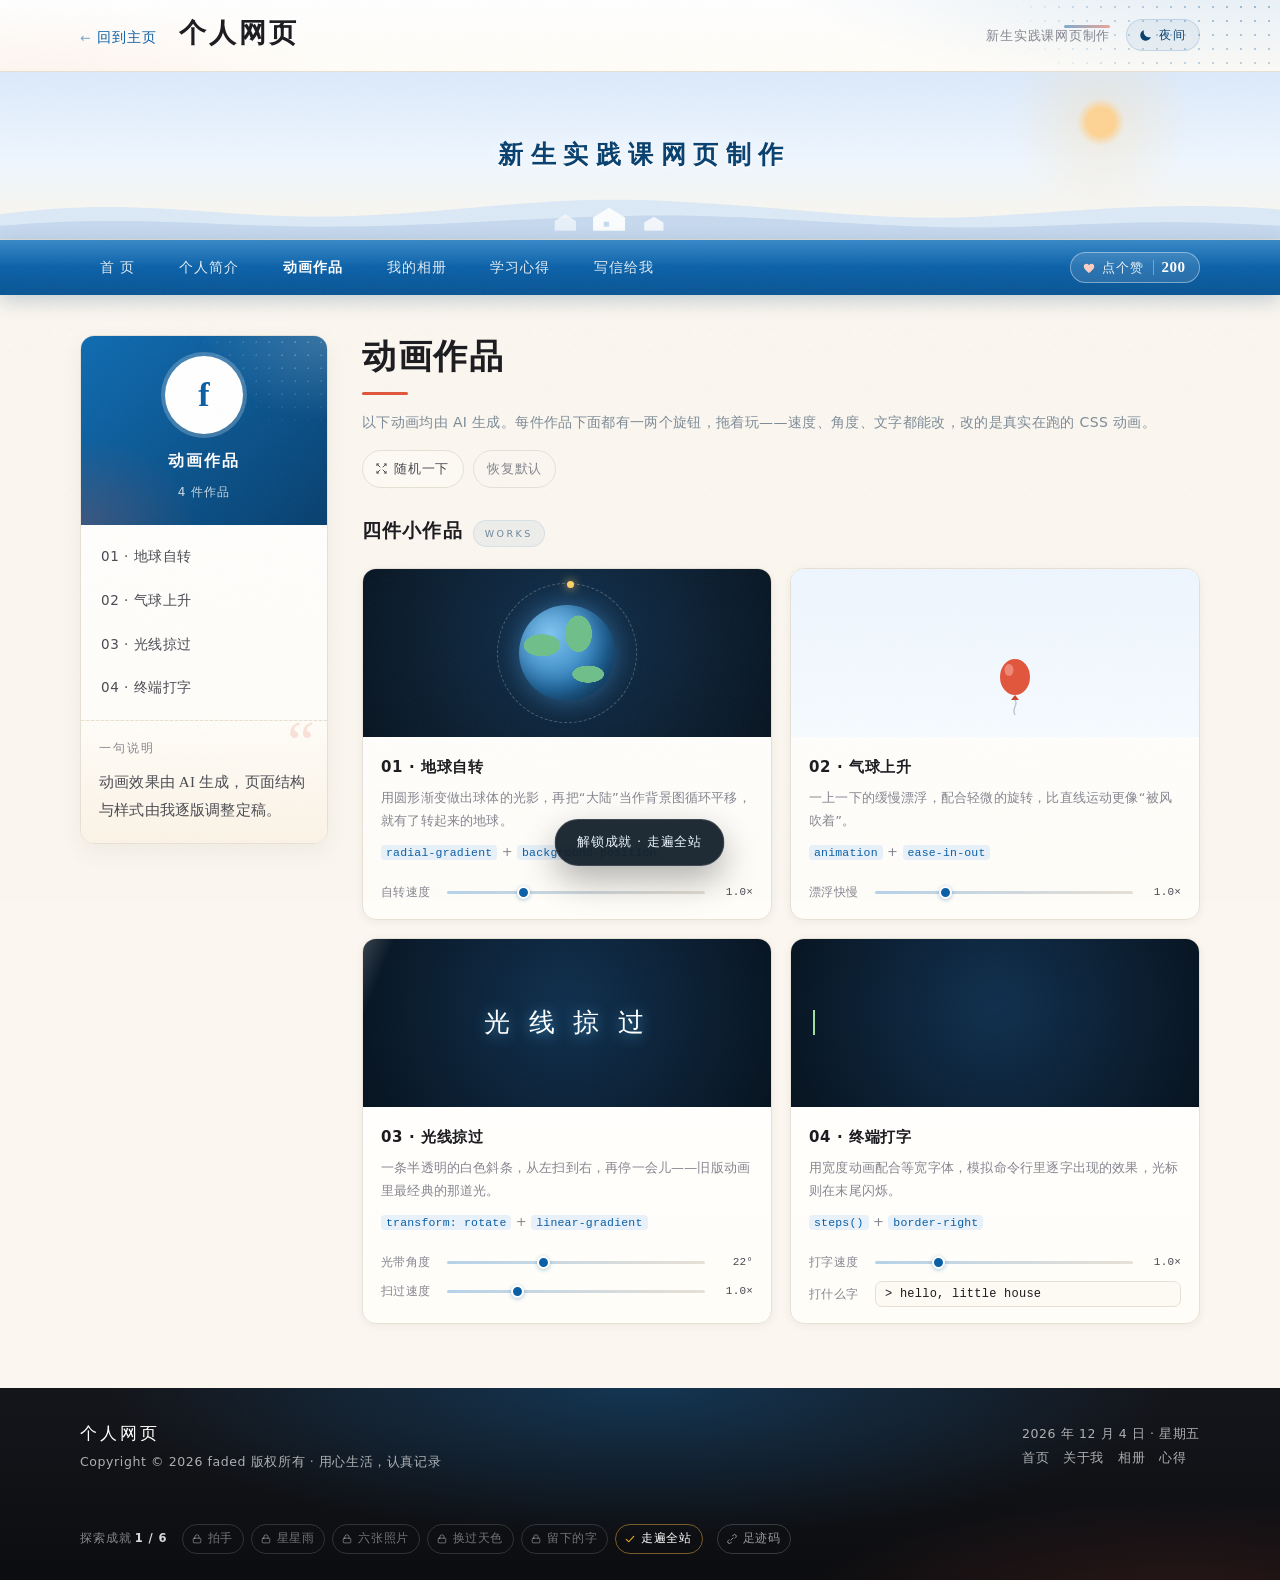
<file: works.html>
<!DOCTYPE html>
<html lang="zh-CN">
<head>
  <meta charset="UTF-8">
  <meta name="viewport" content="width=device-width, initial-scale=1">
  <title>动画作品 · 新生实践课网页</title>
  <meta name="description" content="四件纯 CSS 制作的小动画：地球自转、气球上升、光线掠过与打字机。">
  <script>document.documentElement.className = 'js';</script>
  <link rel="icon" href="images/favicon.svg" type="image/svg+xml">
    <script>try{var _t=localStorage.getItem("faded_theme");if(_t==="dark")document.documentElement.dataset.theme="dark";}catch(e){}</script>
  <link rel="stylesheet" href="css/style.css?v=20261118b">
</head>
<body>

  <header class="site-header">
    <div class="wrap header-inner">
      <div class="header-left">
        <a class="back-home" href="index.html">回到主页</a>
        <span class="brand-text">
          <strong>个人网页</strong>
        </span>
      </div>
      <div class="header-right">
        <p class="header-note">新生实践课网页制作</p>
        <button class="theme-toggle" id="theme-toggle" type="button" aria-pressed="false"
                aria-label="切换日间 / 夜间模式" title="切换日间 / 夜间">
          <svg class="tt-moon" viewBox="0 0 24 24" aria-hidden="true"><path d="M20.6 14.4A8.7 8.7 0 0 1 9.6 3.4 8.7 8.7 0 1 0 20.6 14.4Z"/></svg>
          <svg class="tt-sun" viewBox="0 0 24 24" aria-hidden="true">
            <circle cx="12" cy="12" r="4.1"/>
            <path d="M12 2.6v2.3M12 19.1v2.3M2.6 12h2.3M19.1 12h2.3M5.5 5.5l1.6 1.6M16.9 16.9l1.6 1.6M18.5 5.5l-1.6 1.6M7.1 16.9l-1.6 1.6" fill="none" stroke="currentColor" stroke-width="1.7" stroke-linecap="round"/>
          </svg>
          <span class="tt-txt">夜间</span>
        </button>
      </div>
    </div>
  </header>

  <div class="banner">
    <svg class="banner-scene" viewBox="0 0 1200 90" preserveAspectRatio="none" aria-hidden="true">
      <path d="M0 60c130-24 210 8 330 2s180-26 300-18 200 26 300 18 170-18 270-8v36H0z" fill="#dce9f6"/>
      <path d="M0 74c140-16 220 6 360 0s220-18 340-10 180 16 280 10 140-6 220 0v16H0z" fill="#c6d9ee"/>
      <path d="M556 80V64l15-12 15 12v16z" fill="#ffffff" opacity=".92"/>
      <rect x="566" y="69" width="5" height="6" fill="#c6d9ee"/>
      <path d="M604 80V70l9-7 9 7v10z" fill="#ffffff" opacity=".78"/>
      <path d="M520 80V68l10-8 10 8v12z" fill="#ffffff" opacity=".6"/>
    </svg>
    <svg class="cloud c1" viewBox="0 0 120 50" aria-hidden="true"><path d="M30 44c-12 0-20-7-20-16S18 12 28 13c3-7 10-11 18-11 10 0 18 6 20 14 9-2 18 4 18 13 0 9-8 15-17 15H30z"/></svg>
    <svg class="cloud c2" viewBox="0 0 120 50" aria-hidden="true"><path d="M30 44c-12 0-20-7-20-16S18 12 28 13c3-7 10-11 18-11 10 0 18 6 20 14 9-2 18 4 18 13 0 9-8 15-17 15H30z"/></svg>
    <svg class="cloud c3" viewBox="0 0 120 50" aria-hidden="true"><path d="M30 44c-12 0-20-7-20-16S18 12 28 13c3-7 10-11 18-11 10 0 18 6 20 14 9-2 18 4 18 13 0 9-8 15-17 15H30z"/></svg>
    <div class="banner-inner">
      <div class="banner-title">新生实践课网页制作</div>
      <svg class="balloon b1" viewBox="0 0 30 46" aria-hidden="true">
        <ellipse cx="15" cy="15" rx="11" ry="13.5" fill="#e1553c"/>
        <path d="M15 28.5l-3 4h6z" fill="#c8452f"/>
        <path d="M15 33c3 4-3 6 0 11" stroke="#c9d4de" stroke-width="1.2" fill="none"/>
      </svg>
      <svg class="balloon b2" viewBox="0 0 30 46" aria-hidden="true">
        <ellipse cx="15" cy="15" rx="11" ry="13.5" fill="#0b5fa5"/>
        <path d="M15 28.5l-3 4h6z" fill="#08406f"/>
        <path d="M15 33c3 4-3 6 0 11" stroke="#c9d4de" stroke-width="1.2" fill="none"/>
      </svg>
      <svg class="balloon b3" viewBox="0 0 30 46" aria-hidden="true">
        <ellipse cx="15" cy="15" rx="11" ry="13.5" fill="#f0b429"/>
        <path d="M15 28.5l-3 4h6z" fill="#d49b1c"/>
        <path d="M15 33c3 4-3 6 0 11" stroke="#c9d4de" stroke-width="1.2" fill="none"/>
      </svg>
    </div>
  </div>

  <nav class="site-nav">
    <div class="wrap nav-row">
      <div class="nav-inner">
        <a href="index.html">首 页</a>
        <a href="about.html">个人简介</a>
        <a href="works.html" class="active">动画作品</a>
        <a href="gallery.html">我的相册</a>
        <a href="thoughts.html">学习心得</a>
        <a href="about.html#5">写信给我</a>
      </div>
      <button class="like-btn" id="like-btn" type="button" aria-label="给这个网站点赞">
        <svg class="heart" viewBox="0 0 24 24" aria-hidden="true">
          <path d="M12 20.7l-1.3-1.2C6 15.3 3 12.6 3 9.3 3 6.7 5 4.7 7.6 4.7c1.5 0 2.9.7 3.8 1.8l.6.7.6-.7c.9-1.1 2.3-1.8 3.8-1.8C19 4.7 21 6.7 21 9.3c0 3.3-3 6-7.7 10.2L12 20.7z"/>
        </svg>
        <span class="like-word">点个赞</span>
        <b id="like-num">—</b>
      </button>
    </div>
  </nav>

  <div class="wrap">
    <div class="layout">

      <aside class="side">
        <div class="card">
          <div class="side-head">
            <div class="avatar">f</div>
            <h3>动画作品</h3>
            <p>4 件作品</p>
          </div>
          <nav class="side-list">
            <a href="#w1">01 · 地球自转</a>
            <a href="#w2">02 · 气球上升</a>
            <a href="#w3">03 · 光线掠过</a>
            <a href="#w4">04 · 终端打字</a>
          </nav>
          <div class="side-note">
            <h4>一句说明</h4>
            <p>动画效果由 AI 生成，页面结构与样式由我逐版调整定稿。</p>
          </div>
        </div>
      </aside>

      <main class="main">
        <h1 class="page-title">动画作品</h1>
        <p class="page-lead">
          以下动画均由 AI 生成。每件作品下面都有一两个旋钮，拖着玩——速度、角度、文字都能改，改的是真实在跑的 CSS 动画。
        </p>

        <div class="work-tools">
          <button class="tool-btn" id="work-dice" type="button">
            <svg viewBox="0 0 24 24" fill="none" stroke="currentColor" stroke-width="1.8"
                 stroke-linecap="round" stroke-linejoin="round" aria-hidden="true">
              <path d="M17.2 3.6h3.2v3.2"/><path d="M20.4 3.6l-5.6 5.6"/>
              <path d="M6.8 20.4H3.6v-3.2"/><path d="M3.6 20.4l5.6-5.6"/>
              <path d="M20.4 17.2v3.2h-3.2"/><path d="M20.4 20.4l-5.6-5.6"/>
              <path d="M3.6 6.8V3.6h3.2"/><path d="M3.6 3.6l5.6 5.6"/>
            </svg>
            <span>随机一下</span>
          </button>
          <button class="tool-btn is-quiet" id="work-reset" type="button">恢复默认</button>
        </div>

        <section class="section">
          <div class="section-head">
            <h2>四件小作品</h2>
            <span>Works</span>
          </div>

          <div class="work-grid two">

            <article class="work reveal" id="w1">
              <div class="stage dark">
                <div class="orbit"><i></i></div>
                <div class="globe"></div>
              </div>
              <div class="work-body">
                <h3>01 · 地球自转</h3>
                <p>用圆形渐变做出球体的光影，再把“大陆”当作背景图循环平移，就有了转起来的地球。</p>
                <p style="margin-top:8px"><code>radial-gradient</code> + <code>background-position</code></p>
              </div>
              <div class="knobs">
                <label class="knob">
                  <span class="knob-name">自转速度</span>
                  <input type="range" min="0.2" max="3" step="0.1" value="1" data-knob="spin" aria-label="地球自转速度">
                  <b class="knob-val">1.0×</b>
                </label>
              </div>
            </article>

            <article class="work reveal" id="w2">
              <div class="stage">
                <svg class="balloon2" viewBox="0 0 40 62" aria-hidden="true">
                  <ellipse cx="20" cy="20" rx="15" ry="18" fill="#e1553c"/>
                  <ellipse cx="14" cy="13" rx="4.5" ry="6" fill="#f7a496" opacity=".65"/>
                  <path d="M20 38l-4 5h8z" fill="#c8452f"/>
                  <path d="M20 43c4 5-4 8 0 15" stroke="#b9c6d2" stroke-width="1.4" fill="none"/>
                </svg>
              </div>
              <div class="work-body">
                <h3>02 · 气球上升</h3>
                <p>一上一下的缓慢漂浮，配合轻微的旋转，比直线运动更像“被风吹着”。</p>
                <p style="margin-top:8px"><code>animation</code> + <code>ease-in-out</code></p>
              </div>
              <div class="knobs">
                <label class="knob">
                  <span class="knob-name">漂浮快慢</span>
                  <input type="range" min="0.3" max="3" step="0.1" value="1" data-knob="bob" aria-label="气球漂浮快慢">
                  <b class="knob-val">1.0×</b>
                </label>
              </div>
            </article>

            <article class="work reveal" id="w3">
              <div class="stage dark">
                <div class="sweep"></div>
                <div class="sweep-title">光 线 掠 过</div>
              </div>
              <div class="work-body">
                <h3>03 · 光线掠过</h3>
                <p>一条半透明的白色斜条，从左扫到右，再停一会儿——旧版动画里最经典的那道光。</p>
                <p style="margin-top:8px"><code>transform: rotate</code> + <code>linear-gradient</code></p>
              </div>
              <div class="knobs">
                <label class="knob">
                  <span class="knob-name">光带角度</span>
                  <input type="range" min="0" max="60" step="1" value="22" data-knob="angle" aria-label="光带倾斜角度">
                  <b class="knob-val">22°</b>
                </label>
                <label class="knob">
                  <span class="knob-name">扫过速度</span>
                  <input type="range" min="0.3" max="3" step="0.1" value="1" data-knob="sweep" aria-label="光带扫过速度">
                  <b class="knob-val">1.0×</b>
                </label>
              </div>
            </article>

            <article class="work reveal" id="w4">
              <div class="stage dark">
                <div class="typing">&gt; hello, little house</div>
              </div>
              <div class="work-body">
                <h3>04 · 终端打字</h3>
                <p>用宽度动画配合等宽字体，模拟命令行里逐字出现的效果，光标则在末尾闪烁。</p>
                <p style="margin-top:8px"><code>steps()</code> + <code>border-right</code></p>
              </div>
              <div class="knobs">
                <label class="knob">
                  <span class="knob-name">打字速度</span>
                  <input type="range" min="0.4" max="3" step="0.1" value="1" data-knob="type" aria-label="终端打字速度">
                  <b class="knob-val">1.0×</b>
                </label>
                <label class="knob knob-wide">
                  <span class="knob-name">打什么字</span>
                  <input type="text" class="knob-text" value="&gt; hello, little house" maxlength="30" data-knob="text" aria-label="终端显示的文字" spellcheck="false">
                </label>
              </div>
            </article>

          </div>
        </section>

      </main>
    </div>
  </div>

  <footer class="site-footer">
    <div class="wrap footer-inner">
      <div>
        <div class="brand-mini">个人网页</div>
        <p>Copyright &copy; <span id="year">2026</span> faded 版权所有 · 用心生活，认真记录</p>
      </div>
      <div>
        <p id="today">今天是好日子</p>
        <p class="footer-friends">
          <a href="index.html">首页</a>
          <a href="about.html">关于我</a>
          <a href="gallery.html">相册</a>
          <a href="thoughts.html">心得</a>
        </p>
      </div>
    </div>
  </footer>

  <script src="js/main.js?v=20261118b"></script>
</body>
</html>
</file>
<file: css/style.css>
/* ============================================================
   个人网页 · 站点样式
   布局骨架参考传统个人主页：页头 / 导航条 / 左栏 + 正文 / 页脚
   全部使用现代 CSS 重写，无外部依赖
   ============================================================ */

:root {
  --blue: #0b5fa5;
  --blue-deep: #08406f;
  --blue-light: #e8f1f9;
  --red: #e1553c;
  --red-light: #fdece8;
  --ink: #1b1b1f;
  --ink-2: #4a4a52;
  --ink-3: #85858f;
  --paper: #fbf7f0;
  --white: #ffffff;
  --line: #e7e0d5;
  --radius: 14px;
  --shadow-sm: 0 2px 10px rgba(27, 27, 31, .06);
  --shadow-md: 0 10px 30px rgba(27, 27, 31, .09);
  --sans: "PingFang SC", "Microsoft YaHei", "Hiragino Sans GB", "Source Han Sans SC", system-ui, -apple-system, sans-serif;
  --serif: "Songti SC", "SimSun", "Noto Serif SC", Georgia, serif;
  --kai: "KaiTi", "STKaiti", "Kaiti SC", var(--serif);
}

* { margin: 0; padding: 0; box-sizing: border-box; }

html { scroll-behavior: smooth; }

body {
  font-family: var(--sans);
  font-size: 15px;
  line-height: 1.85;
  color: var(--ink-2);
  background:
    radial-gradient(900px 520px at 10% -8%, #e9f2fc 0%, rgba(233, 242, 252, 0) 62%),
    radial-gradient(760px 460px at 104% 2%, #fdeee7 0%, rgba(253, 238, 231, 0) 58%),
    radial-gradient(820px 480px at 48% 108%, #fdf3e3 0%, rgba(253, 243, 227, 0) 62%),
    var(--paper);
  -webkit-font-smoothing: antialiased;
}

/* 极淡的点阵纹理，只铺在上半部，避免大面积纯色 */
body::before {
  content: "";
  position: fixed;
  inset: 0;
  pointer-events: none;
  z-index: 0;
  opacity: .55;
  background-image: radial-gradient(rgba(27, 27, 31, .075) 1px, transparent 1px);
  background-size: 20px 20px;
  -webkit-mask-image: linear-gradient(180deg, #000 0%, rgba(0, 0, 0, .35) 42%, transparent 72%);
  mask-image: linear-gradient(180deg, #000 0%, rgba(0, 0, 0, .35) 42%, transparent 72%);
}

img { display: block; max-width: 100%; }
ul, ol { list-style: none; }
a { color: inherit; text-decoration: none; }

.wrap {
  width: min(1120px, calc(100% - 40px));
  margin: 0 auto;
  position: relative;
  z-index: 1;
}

/* ---------------- 页头 ---------------- */
.site-header {
  position: relative;
  overflow: hidden;
  background:
    radial-gradient(620px 170px at 96% -50%, rgba(11, 95, 165, .12), transparent 74%),
    radial-gradient(380px 120px at 4% 130%, rgba(225, 85, 60, .06), transparent 74%),
    linear-gradient(180deg, #ffffff 0%, #fffdf8 100%);
  border-bottom: 1px solid var(--line);
}
/* 页头右侧的淡点阵装饰，给空白一点层次 */
.site-header::after {
  content: "";
  position: absolute;
  right: 0;
  top: 0;
  bottom: 0;
  width: 340px;
  background-image: radial-gradient(rgba(11, 95, 165, .38) 1.2px, transparent 1.2px);
  background-size: 14px 14px;
  opacity: 1;
  -webkit-mask-image: radial-gradient(300px 150px at 92% 6%, #000 0%, rgba(0, 0, 0, .55) 55%, transparent 82%);
  mask-image: radial-gradient(300px 150px at 92% 6%, #000 0%, rgba(0, 0, 0, .55) 55%, transparent 82%);
  pointer-events: none;
}

.header-inner {
  display: flex;
  align-items: center;
  justify-content: space-between;
  gap: 24px;
  padding: 17px 0;
}

.header-left {
  display: flex;
  align-items: baseline;
  gap: 22px;
}

.back-home {
  position: relative;
  font-size: 13.5px;
  letter-spacing: 1.6px;
  color: var(--blue);
  padding: 3px 0;
  transition: translate .22s ease;
}
.back-home::before {
  content: "\2190";
  font-size: 12.5px;
  margin-right: 6px;
  opacity: .55;
}
.back-home:hover { translate: -3px 0; }

.brand-text strong {
  display: block;
  font-family: var(--kai);
  font-size: 27px;
  letter-spacing: 3px;
  color: var(--ink);
  line-height: 1.2;
  font-weight: 700;
}

.header-note {
  position: relative;
  text-align: right;
  font-size: 12.5px;
  color: var(--ink-3);
  letter-spacing: .5px;
  line-height: 1.7;
  padding-top: 11px;
}
/* 小字上方的渐变小装饰条（不是分割线） */
.header-note::before {
  content: "";
  position: absolute;
  right: 0;
  top: 0;
  width: 46px;
  height: 3px;
  border-radius: 2px;
  background: linear-gradient(90deg, var(--blue), var(--red));
  opacity: .5;
}

/* ---------------- 横幅 ---------------- */
.banner {
  position: relative;
  height: 168px;
  overflow: hidden;
  background: linear-gradient(180deg, #dceafa 0%, #eef6ff 52%, #fdf6ea 100%);
  border-bottom: 1px solid var(--line);
}
.banner-inner {
  position: relative;
  height: 100%;
  display: flex;
  flex-direction: column;
  justify-content: center;
  align-items: center;
  z-index: 3;
}
.banner-title {
  position: relative;
  z-index: 3;
  font-family: var(--kai);
  font-size: 25px;
  font-weight: 700;
  letter-spacing: 9px;
  margin-right: -9px;
  color: var(--blue-deep);
  text-shadow: 0 2px 0 rgba(255, 255, 255, .9), 0 0 24px rgba(255, 255, 255, .7);
}

/* 横幅装饰：飘过的云、起伏的山丘与小屋、上升的气球 */
.cloud {
  position: absolute;
  z-index: 1;
  fill: #ffffff;
  opacity: .78;
  animation: drift 26s linear infinite;
}
.banner-scene {
  position: absolute;
  z-index: 2;
  left: 0;
  right: 0;
  bottom: 0;
  width: 100%;
  height: 74px;
}
.cloud.c1 { width: 160px; left: -180px; top: 22px; animation-duration: 34s; }
.cloud.c2 { width: 104px; left: -140px; top: 86px; animation-duration: 44s; animation-delay: -12s; opacity: .6; }
.cloud.c3 { width: 84px; left: -120px; top: 40px; animation-duration: 52s; animation-delay: -26s; opacity: .6; }
@keyframes drift {
  from { transform: translateX(0); }
  to { transform: translateX(calc(100vw + 220px)); }
}

.balloon {
  position: absolute;
  width: 30px;
  bottom: -70px;
  animation: rise 14s linear infinite;
  opacity: .9;
}
.balloon.b1 { left: 12%; animation-duration: 15s; }
.balloon.b2 { left: 78%; animation-duration: 19s; animation-delay: -6s; width: 24px; }
.balloon.b3 { left: 58%; animation-duration: 22s; animation-delay: -13s; width: 18px; opacity: .7; }
@keyframes rise {
  0% { transform: translateY(0) translateX(0) rotate(-4deg); opacity: 0; }
  12% { opacity: .9; }
  50% { transform: translateY(-120px) translateX(14px) rotate(5deg); }
  100% { transform: translateY(-260px) translateX(-10px) rotate(-3deg); opacity: 0; }
}

/* ---------------- 导航条 ---------------- */
.site-nav {
  background: var(--blue);
  position: sticky;
  top: 0;
  z-index: 50;
  box-shadow: 0 4px 16px rgba(11, 95, 165, .18);
}
.nav-inner {
  display: flex;
  align-items: center;
  gap: 4px;
  overflow-x: auto;
  scrollbar-width: none;
}
.nav-inner::-webkit-scrollbar { display: none; }

.nav-inner a {
  position: relative;
  color: rgba(255, 255, 255, .88);
  font-size: 14.5px;
  letter-spacing: 1.5px;
  padding: 15px 20px;
  white-space: nowrap;
}
.nav-inner a.active { color: #fff; font-weight: 600; }

/* ---------------- 主体两栏 ---------------- */
.layout {
  display: grid;
  grid-template-columns: 248px minmax(0, 1fr);
  gap: 34px;
  padding: 40px 0 54px;
  align-items: start;
}

/* 左栏 */
.side { position: sticky; top: 76px; display: grid; gap: 18px; }

.card {
  background: var(--white);
  border: 1px solid var(--line);
  border-radius: var(--radius);
  overflow: hidden;
  box-shadow: var(--shadow-sm);
}

.side-head {
  background: linear-gradient(140deg, var(--blue), var(--blue-deep));
  color: #fff;
  padding: 20px 18px 22px;
  text-align: center;
}
.avatar {
  width: 78px;
  height: 78px;
  margin: 0 auto 12px;
  border-radius: 50%;
  background: #fff;
  display: grid;
  place-items: center;
  box-shadow: 0 0 0 4px rgba(255, 255, 255, .22);
  font-family: var(--kai);
  font-size: 34px;
  color: var(--blue);
  font-weight: 700;
}
.side-head h3 { font-size: 16px; letter-spacing: 2px; font-weight: 600; }
.side-head p { font-size: 12px; letter-spacing: 1px; opacity: .78; margin-top: 4px; }

.side-list { padding: 10px 8px; }
.side-list a {
  display: flex;
  align-items: center;
  gap: 10px;
  padding: 9px 12px;
  border-radius: 9px;
  font-size: 13.5px;
  color: var(--ink-2);
}
.side-list a.active { background: var(--red-light); color: var(--red); font-weight: 600; }

.side-note {
  padding: 16px 18px 18px;
  background: linear-gradient(180deg, #fffdf8, #fbf3e6);
  border-top: 1px dashed var(--line);
}
.side-note h4 {
  font-size: 12px;
  letter-spacing: 2px;
  color: var(--ink-3);
  font-weight: 500;
  margin-bottom: 8px;
}
.side-note p {
  font-family: var(--kai);
  font-size: 15px;
  color: var(--ink-2);
  line-height: 1.9;
}

/* 右栏正文 */
.main { min-width: 0; }

.page-title {
  font-family: var(--kai);
  font-size: 32px;
  color: var(--ink);
  letter-spacing: 2px;
  font-weight: 700;
  line-height: 1.35;
}
.page-title::after {
  content: "";
  display: block;
  width: 46px;
  height: 3px;
  background: var(--red);
  border-radius: 2px;
  margin-top: 12px;
}
.page-lead {
  font-size: 13.5px;
  color: var(--ink-3);
  margin-top: 14px;
  letter-spacing: .4px;
}

.section { margin-top: 44px; }
.section:first-of-type { margin-top: 30px; }

.section-head {
  display: flex;
  align-items: baseline;
  gap: 12px;
  margin-bottom: 18px;
}
.section-head h2 {
  font-family: var(--kai);
  font-size: 22px;
  color: var(--ink);
  letter-spacing: 1.5px;
  font-weight: 700;
}
.section-head span {
  font-size: 10.5px;
  letter-spacing: 2.4px;
  color: #7f95a9;
  text-transform: uppercase;
  background: rgba(11, 95, 165, .065);
  border-radius: 999px;
  padding: 3px 10px 2px;
}

.prose p { margin-bottom: 14px; font-size: 15px; }
.prose p:last-child { margin-bottom: 0; }
.prose strong { color: var(--ink); font-weight: 600; }
.prose em { font-style: normal; color: var(--red); }
.prose code,
.news code {
  font-family: ui-monospace, Consolas, monospace;
  font-size: .88em;
  color: var(--blue-deep);
  background: #f3ede2;
  border-radius: 4px;
  padding: 1px 5px;
}

/* ---------------- 首页 hero ---------------- */
.hero {
  background:
    radial-gradient(400px 230px at 90% 6%, rgba(11, 95, 165, .07), transparent 70%),
    radial-gradient(340px 200px at 8% 96%, rgba(225, 85, 60, .06), transparent 72%),
    linear-gradient(150deg, #ffffff 0%, #fdfbf7 56%, #f4f9ff 100%);
  border: 1px solid var(--line);
  border-radius: 20px;
  padding: 38px 40px 36px;
  box-shadow: 0 16px 40px rgba(27, 27, 31, .07);
  position: relative;
  overflow: hidden;
}
.hero::before {
  content: "";
  position: absolute;
  inset: 0;
  background-image: radial-gradient(rgba(11, 95, 165, .1) 1px, transparent 1px);
  background-size: 18px 18px;
  -webkit-mask-image: radial-gradient(380px 280px at 90% 58%, #000, transparent 74%);
  mask-image: radial-gradient(380px 280px at 90% 58%, #000, transparent 74%);
  opacity: .9;
  pointer-events: none;
}
.hero-text { position: relative; z-index: 1; min-width: 0; }
.eyebrow {
  font-size: 11px;
  letter-spacing: 3.6px;
  text-transform: uppercase;
  color: #96a7b8;
  margin-bottom: 12px;
}
.hero h1 {
  font-family: var(--kai);
  font-size: clamp(30px, 4.6vw, 54px);
  line-height: 1.32;
  color: var(--blue);
  letter-spacing: 4px;
  font-weight: 700;
}
.hero .welcome {
  font-size: 19px;
  color: var(--red);
  letter-spacing: 10px;
  margin-top: 10px;
  font-family: var(--kai);
}
.hero p.intro {
  margin-top: 22px;
  max-width: 580px;
  font-size: 15px;
  color: var(--ink-2);
}
.hero-meta {
  display: flex;
  flex-wrap: wrap;
  gap: 10px;
  margin-top: 26px;
}
.tag {
  font-size: 12px;
  letter-spacing: 1px;
  padding: 5px 12px;
  border-radius: 999px;
  background: var(--blue-light);
  color: var(--blue-deep);
  border: 1px solid #d5e5f3;
}
.tag.warm { background: var(--red-light); color: var(--red); border-color: #f9d5cc; }

/* 跳转列表 */
.link-list {
  background: var(--white);
  border: 1px solid var(--line);
  border-radius: var(--radius);
  padding: 4px 22px;
  box-shadow: var(--shadow-sm);
}
.link-list li {
  border-bottom: 1px dashed #efe8dc;
}
.link-list li:last-child { border-bottom: 0; }
.link-list a {
  display: flex;
  align-items: center;
  justify-content: space-between;
  gap: 12px;
  padding: 15px 2px;
  font-size: 15px;
  color: var(--ink);
  letter-spacing: 1px;
}
.link-list a::after {
  content: "→";
  font-size: 15px;
  color: #7ea3c2;
  opacity: .55;
  transition: opacity .22s ease, translate .22s ease;
}
.link-list a:hover::after {
  opacity: .95;
  translate: 4px 0;
}

/* 动态列表 */
.news { background: var(--white); border: 1px solid var(--line); border-radius: var(--radius); overflow: hidden; }
.news li {
  display: flex;
  gap: 16px;
  padding: 15px 20px;
  border-bottom: 1px solid #f2ece1;
  font-size: 14px;
  transition: background .2s;
}
.news li:last-child { border-bottom: 0; }
.news time {
  flex: none;
  font-family: var(--serif);
  font-size: 12.5px;
  color: var(--ink-3);
  letter-spacing: .5px;
  padding-top: 2px;
  width: 78px;
}
.news b { color: var(--ink); font-weight: 500; }

/* ---------------- 个人简介 ---------------- */
.info-block {
  background: var(--white);
  border: 1px solid var(--line);
  border-radius: var(--radius);
  padding: 26px 28px;
  box-shadow: var(--shadow-sm);
  scroll-margin-top: 90px;
}
.info-block + .info-block { margin-top: 20px; }
.info-block h2 {
  font-family: var(--kai);
  font-size: 21px;
  color: var(--blue-deep);
  letter-spacing: 2px;
  margin-bottom: 6px;
  display: flex;
  align-items: center;
  gap: 10px;
}
.info-block h2 .num {
  font-family: var(--serif);
  font-size: 12px;
  color: var(--red);
  border: 1px solid #f4cec5;
  background: var(--red-light);
  border-radius: 6px;
  padding: 1px 7px;
  letter-spacing: 1px;
}
.info-block h2 small {
  font-family: var(--sans);
  font-size: 11px;
  color: var(--ink-3);
  letter-spacing: 2px;
  font-weight: 400;
  text-transform: uppercase;
}
.info-block .rule { height: 1px; background: var(--line); margin: 14px 0 18px; }

.fact-grid {
  display: grid;
  grid-template-columns: repeat(2, minmax(0, 1fr));
  gap: 10px 26px;
}
.fact-grid div {
  display: flex;
  gap: 10px;
  font-size: 14px;
  padding: 7px 0;
  border-bottom: 1px dashed #efe8dc;
}
.fact-grid dt { color: var(--ink-3); flex: none; width: 66px; font-size: 13px; }
.fact-grid dd { color: var(--ink-2); }

/* 技能条 */
.skill { margin-bottom: 16px; }
.skill:last-child { margin-bottom: 0; }
.skill-top {
  display: flex;
  justify-content: space-between;
  font-size: 13.5px;
  color: var(--ink-2);
  margin-bottom: 7px;
}
.skill-top span:last-child { color: var(--ink-3); font-size: 12px; font-family: var(--serif); }
.bar {
  height: 7px;
  border-radius: 999px;
  background: #f0eade;
  overflow: hidden;
}
.bar i {
  display: block;
  height: 100%;
  width: 0;
  border-radius: 999px;
  background: linear-gradient(90deg, var(--blue), #3f95d6);
  transition: width 1.3s cubic-bezier(.2, .8, .25, 1);
}
.bar i.warm { background: linear-gradient(90deg, var(--red), #f0917d); }
.bar.in i { width: var(--v); }

/* 时间轴 */
.timeline { position: relative; padding-left: 22px; }
.timeline::before {
  content: "";
  position: absolute;
  left: 5px;
  top: 6px;
  bottom: 6px;
  width: 2px;
  background: linear-gradient(180deg, var(--blue-light), var(--line));
}
.timeline li { position: relative; padding-bottom: 20px; }
.timeline li:last-child { padding-bottom: 0; }
.timeline li::before {
  content: "";
  position: absolute;
  left: -22px;
  top: 7px;
  width: 12px;
  height: 12px;
  border-radius: 50%;
  background: #fff;
  border: 3px solid var(--blue);
  box-shadow: 0 0 0 3px rgba(11, 95, 165, .09);
}
.timeline li:first-child::before { border-color: var(--red); box-shadow: 0 0 0 3px rgba(225, 85, 60, .12); }
.timeline .when { font-size: 12px; color: var(--red); letter-spacing: 1px; font-family: var(--serif); }
.timeline .what { font-size: 14.5px; color: var(--ink); margin-top: 1px; }
.timeline .desc { font-size: 13px; color: var(--ink-3); }

/* ---------------- 相册：瀑布流 ---------------- */
/* 六张原图都是正方形，直接排会像表格。这里按内容给每张一个略作裁剪的比例，
   用 CSS 多列做成高低错落的瀑布流；宽高由 aspect-ratio 先占位，图片加载不会顶动布局。 */
.gallery {
  columns: 3;
  column-gap: 16px;
}
.shot {
  break-inside: avoid;
  position: relative;
  margin: 0 0 16px;
  border-radius: 12px;
  overflow: hidden;
  background: #eee;
  cursor: zoom-in;
  box-shadow: var(--shadow-sm);
  transition: box-shadow .35s ease;
}
.shot img {
  display: block;
  width: 100%;
  height: 100%;
  object-fit: cover;
  transition: transform .8s cubic-bezier(.2, .8, .3, 1);
}
.shot.rt-wide { aspect-ratio: 3 / 2; }
.shot.rt-tall { aspect-ratio: 4 / 5; }
.shot.rt-sq   { aspect-ratio: 1 / 1; }
/* 裁剪时护住主体：天、地平线、黑板的下半块位置各不相同 */
.shot.pos-low img  { object-position: 50% 66%; }
.shot.pos-high img { object-position: 50% 34%; }
.shot::after {
  content: "+";
  position: absolute;
  top: 9px;
  right: 11px;
  color: #fff;
  font-size: 18px;
  line-height: 1;
  opacity: 0;
  transition: opacity .3s;
  text-shadow: 0 1px 4px rgba(0, 0, 0, .55);
}
.shot:hover img { transform: scale(1.045); }
.shot:hover::after { opacity: 1; }

/* 进入视口时从「略大、略灰」落定，比单纯平移更像照片在显影 */
.js .gallery .reveal {
  transform: translateY(20px) scale(1.02);
  filter: saturate(.7);
  transition: opacity .8s ease, transform .9s cubic-bezier(.2, .8, .3, 1), filter .9s ease;
}
.js .gallery .reveal.in { transform: none; filter: none; }
/* 三列错峰：同一屏里从左到右依次落下 */
.js .gallery .reveal:nth-child(3n + 2) { transition-delay: .08s; }
.js .gallery .reveal:nth-child(3n)     { transition-delay: .16s; }

/* ---------------- 灯箱 ---------------- */
.lightbox {
  position: fixed;
  inset: 0;
  z-index: 200;
  background: rgba(12, 18, 26, .94);
  display: grid;
  place-items: center;
  padding: 3vh 3vw 0;
  opacity: 0;
  visibility: hidden;
  transition: opacity .3s, visibility .3s;
}
.lightbox.open { opacity: 1; visibility: visible; }
.lb-stage {
  position: relative;
  display: grid;
  place-items: center;
  width: 100%;
  height: 100%;
  padding-bottom: 96px;
}
.lb-figure { margin: 0; display: grid; justify-items: center; gap: 10px; max-width: 100%; }
.lb-img {
  max-width: 100%;
  max-height: 66vh;
  border-radius: 10px;
  box-shadow: 0 30px 60px rgba(0, 0, 0, .5);
  cursor: zoom-in;
  touch-action: pan-y;
  transition: transform .32s cubic-bezier(.2, .8, .3, 1);
  will-change: transform;
}
.lb-img.zoomed { cursor: zoom-out; transition: none; }
.lb-img.dragging { transition: none; }
.lb-cap {
  display: flex;
  align-items: baseline;
  gap: 10px;
  color: rgba(255, 255, 255, .8);
  font-size: 12.5px;
  letter-spacing: .06em;
  min-height: 20px;
}
.lb-count {
  font-family: var(--mono);
  font-variant-numeric: tabular-nums;
  color: rgba(255, 255, 255, .5);
  font-size: 11px;
  letter-spacing: .12em;
}
.lb-nav {
  position: absolute;
  top: 44%;
  translate: 0 -50%;
  width: 46px;
  height: 46px;
  display: grid;
  place-items: center;
  border: 0;
  border-radius: 13px;
  z-index: 2;
  background: rgba(14, 20, 28, .58);
  color: rgba(255, 255, 255, .9);
  cursor: pointer;
  transition: background .25s ease, opacity .25s ease;
}
.lb-nav:hover { background: rgba(14, 20, 28, .82); }
.lb-nav svg { width: 20px; height: 20px; }
.lb-prev { left: max(12px, 2vw); }
.lb-next { right: max(12px, 2vw); }
.lb-thumbs {
  position: absolute;
  left: 50%;
  bottom: 20px;
  translate: -50% 0;
  display: flex;
  gap: 8px;
  padding: 7px;
  border-radius: 14px;
  z-index: 2;
  background: rgba(255, 255, 255, .07);
  max-width: calc(100vw - 28px);
  overflow-x: auto;
  scrollbar-width: none;
}
.lb-thumbs::-webkit-scrollbar { display: none; }
.lb-thumb {
  flex: none;
  width: 46px;
  height: 46px;
  padding: 0;
  border: 0;
  border-radius: 9px;
  overflow: hidden;
  background: none;
  cursor: pointer;
  opacity: .4;
  transition: opacity .25s ease, transform .25s ease;
}
.lb-thumb img { display: block; width: 100%; height: 100%; object-fit: cover; }
.lb-thumb.on { opacity: 1; transform: translateY(-2px); }
.lightbox .close {
  position: absolute;
  top: 22px;
  right: 26px;
  z-index: 2;
  color: #fff;
  font-size: 30px;
  line-height: 1;
  cursor: pointer;
  opacity: .65;
  transition: opacity .2s, transform .2s;
  background: none;
  border: 0;
}
.lightbox .close:hover { opacity: 1; transform: rotate(90deg); }

/* ---------------- 作品页（致敬 Flash 动效） ---------------- */
.work-grid {
  display: grid;
  grid-template-columns: repeat(3, 1fr);
  gap: 18px;
}
.work-grid.two { grid-template-columns: repeat(2, minmax(0, 1fr)); }
.work {
  background: var(--white);
  border: 1px solid var(--line);
  border-radius: var(--radius);
  overflow: hidden;
  box-shadow: var(--shadow-sm);
  transition: transform .3s, box-shadow .3s;
}
.stage {
  height: 168px;
  position: relative;
  overflow: hidden;
  background: linear-gradient(180deg, #eef6ff, #f6fbff);
  display: grid;
  place-items: center;
}
.stage.dark { background: radial-gradient(circle at 50% 40%, #12314f, #081420); }
.work-body { padding: 16px 18px 18px; }
.work-body h3 { font-size: 14.5px; color: var(--ink); letter-spacing: 1px; margin-bottom: 5px; }
.work-body p { font-size: 12.6px; color: var(--ink-3); line-height: 1.7; }
.work-body code {
  font-size: 11.5px;
  color: var(--blue)
  ;
  background: var(--blue-light);
  padding: 1px 5px;
  border-radius: 4px;
  font-family: ui-monospace, Consolas, monospace;
}

/* 地球自转 */
.globe {
  width: 96px;
  height: 96px;
  border-radius: 50%;
  background:
    radial-gradient(circle at 32% 30%, #7fc4f0, #2a7fbf 62%, #14496f 100%);
  box-shadow: inset -10px -10px 26px rgba(0, 20, 40, .55), 0 0 26px rgba(80, 170, 240, .45);
  position: relative;
  overflow: hidden;
}
.globe::before {
  content: "";
  position: absolute;
  inset: 0;
  border-radius: 50%;
  background-image:
    radial-gradient(ellipse 30px 18px at 24% 42%, #6fbf8a 60%, transparent 62%),
    radial-gradient(ellipse 22px 30px at 62% 30%, #6fbf8a 60%, transparent 62%),
    radial-gradient(ellipse 26px 14px at 72% 72%, #6fbf8a 60%, transparent 62%);
  background-size: 96px 96px;
  animation: spin var(--spin-dur, 9s) linear infinite;
}
@keyframes spin { to { background-position: 96px 0, 96px 0, 96px 0; } }
.orbit {
  position: absolute;
  width: 140px;
  height: 140px;
  border: 1px dashed rgba(255, 255, 255, .25);
  border-radius: 50%;
  animation: spinOrbit var(--orbit-dur, 12s) linear infinite;
}
.orbit i {
  position: absolute;
  top: -3px;
  left: 50%;
  width: 7px;
  height: 7px;
  border-radius: 50%;
  background: #ffd166;
  box-shadow: 0 0 10px #ffd166;
}
@keyframes spinOrbit { to { transform: rotate(360deg); } }

/* 气球 */
.stage .balloon2 {
  position: absolute;
  bottom: 18px;
  left: 50%;
  width: 40px;
  animation: bob var(--bob-dur, 3.4s) ease-in-out infinite;
}
@keyframes bob {
  0%, 100% { transform: translate(-50%, 0) rotate(-3deg); }
  50% { transform: translate(-50%, -16px) rotate(3deg); }
}

/* 光线掠过 */
.sweep { position: absolute; inset: 0; overflow: hidden; }
.sweep::after {
  content: "";
  position: absolute;
  top: -60%;
  left: -40%;
  width: 38%;
  height: 220%;
  background: linear-gradient(90deg, transparent, rgba(255, 255, 255, .5), transparent);
  transform: rotate(var(--sweep-angle, 22deg));
  animation: sweepMove var(--sweep-dur, 4.4s) ease-in-out infinite;
}
@keyframes sweepMove {
  0% { left: -50%; }
  55%, 100% { left: 120%; }
}
.sweep-title {
  font-family: var(--kai);
  font-size: 26px;
  color: #fff;
  letter-spacing: 6px;
  position: relative;
  z-index: 2;
  text-shadow: 0 2px 14px rgba(80, 190, 255, .7);
}

/* 打字机 */
.typing {
  font-family: ui-monospace, Consolas, monospace;
  font-size: 13px;
  color: #9fe0a0;
  border-right: 2px solid #9fe0a0;
  white-space: nowrap;
  overflow: hidden;
  max-width: 88%;
  width: 0;
  animation: type var(--type-dur, 5.5s) steps(var(--type-steps, 26)) infinite;
}
@keyframes type {
  0% { width: 0; }
  55% { width: var(--type-w, 16.5em); }
  90%, 100% { width: var(--type-w, 16.5em); }
}

/* ---------------- 学习心得 ---------------- */
.post {
  background: var(--white);
  border: 1px solid var(--line);
  border-radius: var(--radius);
  padding: 24px 26px;
  box-shadow: var(--shadow-sm);
  transition: box-shadow .3s, transform .3s, border-color .3s;
}
.post + .post { margin-top: 16px; }
.post-top {
  display: flex;
  align-items: center;
  gap: 10px;
  font-size: 11.5px;
  color: var(--ink-3);
  letter-spacing: 1.4px;
  margin-bottom: 8px;
}
.post-top .cat { color: var(--red); background: var(--red-light); padding: 1px 8px; border-radius: 4px; }
.post h3 { font-size: 18px; color: var(--ink); letter-spacing: .8px; font-weight: 600; margin-bottom: 8px; font-family: var(--serif); }
.post h3 a { color: inherit; }
.post p { font-size: 13.8px; color: var(--ink-2); }
.post .more { font-size: 12.5px; color: var(--blue); margin-top: 12px; display: inline-block; letter-spacing: 1px; }

.quote {
  border-left: 3px solid var(--red);
  background: linear-gradient(90deg, var(--red-light), transparent 92%);
  padding: 16px 20px;
  border-radius: 0 10px 10px 0;
  font-family: var(--kai);
  font-size: 17px;
  color: var(--ink-2);
  line-height: 2;
  margin-top: 26px;
}

/* ---------------- 联系 ---------------- */
.contact-grid {
  display: grid;
  grid-template-columns: repeat(2, 1fr);
  gap: 16px;
}
.contact-item {
  background: var(--white);
  border: 1px solid var(--line);
  border-radius: var(--radius);
  padding: 20px 22px;
  display: flex;
  gap: 14px;
  box-shadow: var(--shadow-sm);
  transition: border-color .3s, transform .3s;
}
.contact-item .ico {
  width: 38px;
  height: 38px;
  flex: none;
  border-radius: 10px;
  background: var(--blue-light);
  color: var(--blue);
  display: grid;
  place-items: center;
}
.contact-item h4 { font-size: 13px; color: var(--ink-3); font-weight: 500; letter-spacing: 1px; }
.contact-item p { font-size: 14.5px; color: var(--ink); letter-spacing: .4px; word-break: break-all; }

.form-card {
  background: var(--white);
  border: 1px solid var(--line);
  border-radius: var(--radius);
  padding: 28px;
  box-shadow: var(--shadow-sm);
}
.field { margin-bottom: 16px; }
.field label {
  display: block;
  font-size: 12.5px;
  color: var(--ink-3);
  letter-spacing: 1.2px;
  margin-bottom: 7px;
}
.field input,
.field textarea {
  width: 100%;
  font-family: inherit;
  font-size: 14px;
  color: var(--ink);
  background: #fdfaf4;
  border: 1px solid var(--line);
  border-radius: 9px;
  padding: 11px 14px;
  transition: border-color .2s, box-shadow .2s, background .2s;
  outline: none;
}
.field textarea { min-height: 118px; resize: vertical; line-height: 1.7; }
.field input:focus,
.field textarea:focus {
  border-color: #a9cdea;
  background: #fff;
  box-shadow: 0 0 0 3px rgba(11, 95, 165, .08);
}
.btn {
  display: inline-flex;
  align-items: center;
  gap: 8px;
  background: var(--blue);
  color: #fff;
  border: 0;
  border-radius: 9px;
  padding: 11px 26px;
  font-size: 14px;
  letter-spacing: 2px;
  font-family: inherit;
  cursor: pointer;
  box-shadow: 0 6px 16px rgba(11, 95, 165, .22);
}
.btn.ghost {
  background: transparent;
  color: var(--ink-2);
  border: 1px solid var(--line);
  box-shadow: none;
}
.form-card.plain {
  background: transparent;
  border: 0;
  border-radius: 0;
  padding: 0;
  box-shadow: none;
}

/* ---------------- 页脚 ---------------- */
.site-footer {
  background: linear-gradient(180deg, #1d1d24, #121216);
  color: rgba(255, 255, 255, .66);
  padding: 30px 0 26px;
  margin-top: 10px;
}
.footer-inner {
  display: flex;
  justify-content: space-between;
  gap: 20px;
  flex-wrap: wrap;
  align-items: center;
  font-size: 12.5px;
  letter-spacing: .6px;
}
.footer-inner .brand-mini {
  font-family: var(--kai);
  font-size: 17px;
  color: #fff;
  letter-spacing: 3px;
}
.footer-inner a { color: rgba(255, 255, 255, .66); }
.footer-friends { display: flex; gap: 14px; flex-wrap: wrap; }

/* ---------------- 动效 ---------------- */
/* 仅在 JS 可用时才隐藏，避免脚本失效导致内容不可见 */
.js .reveal {
  opacity: 0;
  transform: translateY(16px);
  transition: opacity .7s ease, transform .7s cubic-bezier(.2, .8, .3, 1);
}
.js .reveal.in { opacity: 1; transform: none; }

/* ---------------- 无障碍：尊重"减少动态效果" ---------------- */
@media (prefers-reduced-motion: reduce) {
  .globe::before,
  .orbit,
  .stage .balloon2,
  .sweep::after,
  .cloud,
  .balloon,
  .typing { animation: none !important; }
  .cloud.c1 { left: 8%; }
  .cloud.c2 { left: 28%; top: 104px; }
  .cloud.c3 { left: 64%; }
  .balloon { display: none; }
  .typing { width: auto; border-right: 0; }
  .js .reveal { opacity: 1; transform: none; transition: none; }
  .bar i { width: var(--v); }
  * { transition-duration: .01ms !important; }
}

/* ---------------- 响应式 ---------------- */
@media (max-width: 960px) {
  .layout { grid-template-columns: 1fr; gap: 24px; }
  /* 窄屏先看正文：左栏（头像、页内导航、今日一句）挪到内容下面当附录 */
  .side { position: static; grid-template-columns: repeat(2, 1fr); order: 2; }
  .main { order: 1; }
  .work-grid { grid-template-columns: repeat(2, 1fr); }
  .gallery { columns: 2; }
  .header-note { display: none; }
  .hero p.intro { max-width: none; }
}

@media (max-width: 700px) {
  .site-nav { position: relative; }
  .nav-inner a { padding: 13px 14px; font-size: 13.5px; }
  .header-left { gap: 14px; }
  .brand-text strong { font-size: 22px; letter-spacing: 2px; }
  .back-home { font-size: 12.5px; letter-spacing: 1px; }
}

@media (max-width: 620px) {
  body { font-size: 14.5px; }
  /* 灯箱在小屏：图更大、缩略图缩小、箭头靠边 */
  .lightbox { padding: 2vh 2vw 0; }
  .lb-img { max-height: 62vh; border-radius: 8px; }
  .lb-thumb { width: 36px; height: 36px; border-radius: 7px; }
  .lb-nav { width: 40px; height: 40px; border-radius: 11px; }
  .lb-nav svg { width: 17px; height: 17px; }
  .lb-prev { left: 8px; }
  .lb-next { right: 8px; }
  .lb-stage { padding-bottom: 84px; }
  .lightbox .close { top: 14px; right: 16px; font-size: 26px; }
  .wrap { width: calc(100% - 28px); }
  .banner { height: 130px; }
  .banner-title { font-size: 17px; letter-spacing: 5px; margin-right: -5px; }
  .balloon.b1 { left: 6%; width: 22px; }
  .balloon.b2 { left: 88%; width: 18px; }
  .balloon.b3 { display: none; }
  .cloud.c2 { display: none; }
  .hero { padding: 32px 22px 30px; }
  .hero .welcome { font-size: 15px; letter-spacing: 6px; }
  .side { grid-template-columns: 1fr; }
  .work-grid, .contact-grid, .fact-grid { grid-template-columns: 1fr; }
  .gallery { columns: 1; }
  .nav-inner a { padding: 13px 14px; font-size: 13.5px; }
  .page-title { font-size: 26px; }
  .info-block, .form-card { padding: 22px 18px; }
  .footer-inner { flex-direction: column; align-items: flex-start; gap: 10px; }
  .news li { flex-direction: column; gap: 2px; }
  .news time { width: auto; }
}

/* ---------------- 悬停：抬起 / 浮动反馈 ---------------- */
/* 只做位移与阴影，不改字色、不出现下划线。
   用 translate 单独控制位移，避免与 .reveal 的 transform 冲突 */
.btn {
  transition: translate .24s cubic-bezier(.2, .8, .3, 1), box-shadow .24s ease;
}
.btn:hover {
  translate: 0 -3px;
  box-shadow: 0 12px 26px rgba(11, 95, 165, .32);
}
.btn:active {
  translate: 0 -1px;
  box-shadow: 0 6px 16px rgba(11, 95, 165, .22);
}

.nav-inner a {
  border-radius: 9px;
  transition: background .22s ease, translate .22s ease;
}
.nav-inner a:hover {
  background: rgba(255, 255, 255, .11);
  translate: 0 -2px;
}

.side-list a {
  transition: background .22s ease, translate .24s cubic-bezier(.2, .8, .3, 1);
}
.side-list a:hover {
  background: var(--blue-light);
  translate: 4px 0;
}

.link-list a {
  transition: translate .24s cubic-bezier(.2, .8, .3, 1);
}
.link-list a:hover { translate: 8px 0; }

.work {
  transition: translate .28s cubic-bezier(.2, .8, .3, 1), box-shadow .28s ease;
}
.work:hover {
  translate: 0 -6px;
  box-shadow: var(--shadow-md);
}

.post {
  transition: translate .28s cubic-bezier(.2, .8, .3, 1), box-shadow .28s ease;
}
.post:hover {
  translate: 0 -4px;
  box-shadow: var(--shadow-md);
}

.shot {
  transition: translate .28s cubic-bezier(.2, .8, .3, 1), box-shadow .28s ease;
}
.shot:hover {
  translate: 0 -4px;
  box-shadow: var(--shadow-md);
}

/* ---------------- 首页数据概览 ---------------- */
.stats {
  display: grid;
  grid-template-columns: repeat(4, minmax(0, 1fr));
  gap: 14px;
}
.stat {
  position: relative;
  overflow: hidden;
  background: linear-gradient(180deg, #ffffff, #fdfaf3);
  border: 1px solid var(--line);
  border-radius: var(--radius);
  padding: 22px 14px 18px;
  text-align: center;
  box-shadow: var(--shadow-sm);
  transition: translate .28s cubic-bezier(.2, .8, .3, 1), box-shadow .28s ease;
}
.stat::before {
  content: "";
  position: absolute;
  inset: 0 0 auto;
  height: 58%;
  background: radial-gradient(64% 100% at 50% 0%, rgba(11, 95, 165, .1), transparent 72%);
  pointer-events: none;
}
.stat:nth-child(even)::before {
  background: radial-gradient(64% 100% at 50% 0%, rgba(225, 85, 60, .1), transparent 72%);
}
.stat:hover { translate: 0 -4px; box-shadow: var(--shadow-md); }
.stat b {
  display: block;
  position: relative;
  font-family: var(--serif);
  font-size: 34px;
  line-height: 1.1;
  letter-spacing: 1px;
  color: var(--blue);
}
@supports ((-webkit-background-clip: text) or (background-clip: text)) {
  .stat b {
    background-image: linear-gradient(160deg, #0b5fa5, #3f95d6);
    -webkit-background-clip: text;
    background-clip: text;
    color: transparent;
  }
  .stat:nth-child(even) b {
    background-image: linear-gradient(160deg, #d94a30, #f0917d);
  }
}
.stat span {
  display: block;
  position: relative;
  margin-top: 6px;
  font-size: 12px;
  letter-spacing: 1.6px;
  color: var(--ink-3);
}

.site-note {
  margin-top: 18px;
  font-size: 13px;
  color: var(--ink-3);
  letter-spacing: .6px;
  line-height: 1.9;
}
.site-note b { color: var(--ink-2); font-weight: 600; }

@media (max-width: 760px) {
  .stats { grid-template-columns: repeat(2, minmax(0, 1fr)); }
}

/* ---------------- 统一的纸感卡片底 ---------------- */
/* 纯白改为一层极淡的暖白渐变，页面整体更有层次 */
.card,
.info-block,
.post,
.work,
.form-card:not(.plain),
.contact-item,
.news {
  background: linear-gradient(180deg, #ffffff 0%, #fffdf8 100%);
}

/* ---------------- 首页照片带 ---------------- */
.photo-strip {
  display: grid;
  grid-template-columns: repeat(6, minmax(0, 1fr));
  gap: 10px;
}
.photo-strip a {
  display: block;
  border-radius: 12px;
  overflow: hidden;
  aspect-ratio: 4 / 5;
  background: #eee;
  box-shadow: var(--shadow-sm);
  transition: translate .28s cubic-bezier(.2, .8, .3, 1), box-shadow .28s ease;
}
.photo-strip a:hover {
  translate: 0 -5px;
  box-shadow: var(--shadow-md);
}
.photo-strip img {
  width: 100%;
  height: 100%;
  object-fit: cover;
  transition: transform .55s cubic-bezier(.2, .8, .3, 1);
}
.photo-strip a:hover img { transform: scale(1.07); }

@media (max-width: 760px) {
  .photo-strip {
    grid-template-columns: none;
    grid-auto-flow: column;
    grid-auto-columns: 43%;
    overflow-x: auto;
    padding-bottom: 6px;
    scroll-snap-type: x mandatory;
    -webkit-overflow-scrolling: touch;
  }
  .photo-strip a { scroll-snap-align: start; }
}

/* ---------------- 点赞（导航条最右） ---------------- */
.nav-row {
  display: flex;
  flex-wrap: nowrap;
  align-items: center;
  gap: 8px;
}
.nav-row .nav-inner {
  flex: 1 1 auto;
  min-width: 0;
}

.like-btn {
  position: relative;
  flex: 0 0 auto;
  display: inline-flex;
  align-items: center;
  gap: 6px;
  font-family: inherit;
  font-size: 13px;
  letter-spacing: 1.2px;
  line-height: 1;
  color: #fff;
  background: rgba(255, 255, 255, .12);
  border: 1px solid rgba(255, 255, 255, .4);
  border-radius: 999px;
  padding: 7px 13px 7px 11px;
  cursor: pointer;
  white-space: nowrap;
  -webkit-tap-highlight-color: transparent;
  touch-action: manipulation;
  user-select: none;
  -webkit-user-select: none;
  /* 独立合成层：数字变化只重绘这一小块，不会把整条导航一起刷一遍 */
  will-change: transform;
  transition: background .22s ease, translate .22s ease, box-shadow .22s ease;
}
.like-btn:hover {
  background: rgba(255, 255, 255, .22);
  translate: 0 -2px;
  box-shadow: 0 7px 16px rgba(4, 44, 78, .28);
}
/* 按下时不改任何样式：连点时按钮完全静止，只有数字在变 */
.like-btn .heart {
  width: 14px;
  height: 14px;
  fill: #ffcec2;
  display: block;
  transform-origin: 50% 55%;
  will-change: transform;
}
.like-btn .like-word { opacity: .92; }
.like-btn b {
  display: inline-block;
  min-width: 3.1ch;
  font-variant-numeric: tabular-nums;
  font-feature-settings: "tnum";
  margin-left: 2px;
  padding-left: 8px;
  border-left: 1px solid rgba(255, 255, 255, .34);
  font-family: var(--serif);
  font-size: 15px;
  letter-spacing: .5px;
  color: #fff;
  text-align: left;
}

@media (max-width: 1000px) {
  /* 链接可横向滑动，靠右一端淡出，不和按钮硬切 */
  .nav-row .nav-inner {
    -webkit-mask-image: linear-gradient(90deg, #000 0, #000 calc(100% - 20px), transparent 100%);
    mask-image: linear-gradient(90deg, #000 0, #000 calc(100% - 20px), transparent 100%);
  }
}

@media (max-width: 620px) {
  .like-btn { padding: 7px 11px; gap: 3px; }
  .like-btn .like-word { display: none; }
  .like-btn b {
    margin-left: 0;
    padding-left: 0;
    border-left: 0;
  }
}

/* ============================================================
   装饰层（2026-11-12）
   只做质感与几何装饰，不新增文案、不加分割线
   ============================================================ */

/* 1) 全站极淡纸纹：让大块留白有手感 */
body::after {
  content: "";
  position: fixed;
  inset: 0;
  z-index: 200;
  pointer-events: none;
  opacity: .038;
  background-image: url("data:image/svg+xml,%3Csvg xmlns='http://www.w3.org/2000/svg' width='160' height='160'%3E%3Cfilter id='n'%3E%3CfeTurbulence type='fractalNoise' baseFrequency='.85' numOctaves='3' stitchTiles='stitch'/%3E%3C/filter%3E%3Crect width='160' height='160' filter='url(%23n)'/%3E%3C/svg%3E");
}

/* 2) 导航条：竖向渐变，顶部一点高光，像上过光的蓝板 */
.site-nav {
  background:
    linear-gradient(180deg, rgba(255, 255, 255, .16), rgba(255, 255, 255, 0) 48%),
    linear-gradient(180deg, #1272bd 0%, #0b5fa5 58%, #0a5593 100%);
  box-shadow: 0 6px 20px rgba(8, 62, 104, .22);
}

/* 3) 首屏：右侧细同心圆（水纹感）+ 更柔的底色 */
.hero {
  background:
    radial-gradient(560px 340px at 92% 10%, rgba(11, 95, 165, .07), transparent 66%),
    radial-gradient(420px 260px at 100% 100%, rgba(225, 85, 60, .05), transparent 72%),
    linear-gradient(150deg, #ffffff 0%, #fdfcf9 58%, #f6faff 100%);
  box-shadow: 0 18px 46px rgba(64, 48, 32, .07);
}
.hero::after {
  content: "";
  position: absolute;
  right: -86px;
  top: 50%;
  width: 380px;
  height: 380px;
  margin-top: -190px;
  border-radius: 50%;
  background: repeating-radial-gradient(circle at 50% 50%,
    rgba(11, 95, 165, .17) 0 1px,
    transparent 1px 38px);
  -webkit-mask-image: radial-gradient(closest-side, #000 24%, rgba(0, 0, 0, .5) 66%, transparent 100%);
  mask-image: radial-gradient(closest-side, #000 24%, rgba(0, 0, 0, .5) 66%, transparent 100%);
  pointer-events: none;
}

/* 4) 卡片：一层内高光 + 暖调阴影，边缘不再发灰 */
.card,
.info-block,
.post,
.form-card,
.contact-item,
.stat,
.news {
  box-shadow: 0 1px 0 rgba(255, 255, 255, .95) inset, 0 8px 22px rgba(64, 48, 32, .06);
}

/* 5) 数据卡数字加深一档，浅底上更立得住 */
@supports ((-webkit-background-clip: text) or (background-clip: text)) {
  .stat b { background-image: linear-gradient(155deg, #0a5596, #2e86c9); }
  .stat:nth-child(even) b { background-image: linear-gradient(155deg, #c53d24, #e5775f); }
}

/* 6) 照片带：白色相纸边框，像贴上去的几张照片 */
.photo-strip a {
  padding: 5px;
  background: #fff;
  border: 1px solid var(--line);
  border-radius: 15px;
  box-shadow: 0 8px 20px rgba(64, 48, 32, .10);
}
.photo-strip img { border-radius: 10px; }

/* 7) 页脚：深蓝底 + 顶部一团柔光 */
.site-footer {
  background:
    radial-gradient(720px 200px at 50% 0%, rgba(18, 114, 189, .34), transparent 74%),
    radial-gradient(520px 160px at 92% 120%, rgba(225, 85, 60, .16), transparent 76%),
    linear-gradient(180deg, #15161b, #0c0d10);
}

/* 8) 跳转列表：悬停时淡淡铺一层蓝，配右侧箭头右移 */
.link-list a {
  transition: background .26s ease, translate .22s ease;
}
.link-list a:hover {
  background: linear-gradient(90deg, rgba(11, 95, 165, .055), rgba(11, 95, 165, 0) 72%);
}

@media (max-width: 700px) {
  .hero::after { right: -130px; opacity: .8; }
}

/* 9) 侧栏蓝色头像区：加一层细点阵与光晕，不再是整块平色 */
.side-head {
  position: relative;
  overflow: hidden;
  background:
    radial-gradient(180px 120px at 100% 0%, rgba(255, 255, 255, .18), transparent 70%),
    radial-gradient(160px 120px at 0% 100%, rgba(225, 85, 60, .22), transparent 72%),
    linear-gradient(140deg, #0f6cb2, var(--blue-deep));
}
.side-head::after {
  content: "";
  position: absolute;
  inset: 0;
  background-image: radial-gradient(rgba(255, 255, 255, .5) 1px, transparent 1px);
  background-size: 13px 13px;
  -webkit-mask-image: radial-gradient(160px 120px at 88% 6%, #000, transparent 76%);
  mask-image: radial-gradient(160px 120px at 88% 6%, #000, transparent 76%);
  opacity: .5;
  pointer-events: none;
}
.side-head > * { position: relative; z-index: 1; }

/* 10) 横幅：右上方一轮淡太阳，天空有了方向感 */
.banner {
  background:
    radial-gradient(circle 30px at 86% 30%, rgba(255, 209, 141, .92) 0 46%, rgba(255, 209, 141, .34) 66%, rgba(255, 209, 141, 0) 80%),
    radial-gradient(circle 120px at 86% 30%, rgba(255, 216, 156, .30), rgba(255, 216, 156, 0) 76%),
    linear-gradient(180deg, #dceafa 0%, #eef6ff 52%, #fdf6ea 100%);
}

/* 11) 简介页等信息卡：悬停时轻轻抬起，和首页卡片一致 */
.info-block,
.post {
  transition: translate .3s cubic-bezier(.2, .8, .3, 1), box-shadow .3s ease;
}
.info-block:hover,
.post:hover {
  translate: 0 -3px;
  box-shadow: 0 16px 34px rgba(64, 48, 32, .11);
}

/* 12) 侧栏「今日一句」：淡淡的引号做底纹，像手写便条 */
.side-note { position: relative; overflow: hidden; }
.side-note::before {
  content: "\201C";
  position: absolute;
  right: 12px;
  top: -10px;
  font-family: var(--serif);
  font-size: 62px;
  line-height: 1;
  color: rgba(225, 85, 60, .16);
  pointer-events: none;
}
.side-note h4, .side-note p { position: relative; }

/* ============================================================
   13. 排版与字体打磨（2026-11-17）
   只改字体、字距、行高、层次与节奏，不动结构，不影响任何功能
   ============================================================ */

:root {
  /* 中文字体优先级：系统里最好看的那几个先上，后两个兜底 */
  --sans: "PingFang SC", "HarmonyOS Sans SC", "MiSans", "Source Han Sans SC",
          "Microsoft YaHei UI", "Microsoft YaHei", system-ui, -apple-system, sans-serif;
  --serif: "Source Han Serif SC", "Noto Serif SC", "Songti SC", "SimSun", Georgia, serif;
  --mono: "JetBrains Mono", "Cascadia Code", ui-monospace, Consolas, "Courier New", monospace;
}

/* 正文：中文阅读节奏重标定——行高更松、字距微开、抗锯齿 */
body {
  font-size: 15.5px;
  line-height: 1.9;
  letter-spacing: .012em;
  text-rendering: optimizeLegibility;
}

/* 最大的两级标题统一收紧字距，显得更整 */
.page-title { font-size: clamp(28px, 3vw, 34px); line-height: 1.32; letter-spacing: .045em; }
.hero h1 { font-size: clamp(30px, 4vw, 42px); line-height: 1.3; letter-spacing: .05em; }
.banner-title { letter-spacing: .3em; }

/* 章节小标题改用无衬线并收紧字距，与楷体大标题形成层次对比 */
.section-head { gap: 10px; margin-bottom: 20px; }
.section-head h2 {
  font-family: var(--sans);
  font-size: 19px;
  font-weight: 700;
  letter-spacing: .06em;
}
/* 英文小标签：字距拉开，像排版里的 run-in head */
.section-head span {
  font-size: 9.5px;
  letter-spacing: .26em;
  padding: 4px 11px 3px;
  color: #6d8599;
  background: rgba(11, 95, 165, .055);
  border: 1px solid rgba(11, 95, 165, .09);
}
.eyebrow { letter-spacing: .3em; font-size: 10.5px; }

/* 导语、正文、卡片文字的字号与行宽 */
.page-lead { font-size: 14px; letter-spacing: .025em; color: #7d8b97; }
.prose p { font-size: 15.5px; line-height: 1.95; margin-bottom: 15px; max-width: 66ch; }
.prose p:last-child { margin-bottom: 0; }
.work-body h3 { font-size: 15px; letter-spacing: .04em; }
.work-body p { font-size: 13px; line-height: 1.78; }
.hero .intro { font-size: 15px; line-height: 1.95; max-width: 58ch; }

/* 首页「欢迎参观」：当小标签处理，字距拉开、稍退一步 */
.welcome {
  font-size: 12px;
  letter-spacing: .32em;
  margin-top: 10px;
  opacity: .92;
}

/* 数字一律等宽，统计、年份、点赞数对齐更稳 */
.stat b, .date, .site-footer span, .like-btn b, .timeline time { font-variant-numeric: tabular-nums; }
.stat b { letter-spacing: .01em; }

/* 导航与页脚：小字号靠字距提气质 */
.nav-inner a { font-size: 13.5px; letter-spacing: .07em; }
.back-home, .header-note { letter-spacing: .06em; }
.side-list a { font-size: 13.5px; letter-spacing: .04em; }
.site-footer { font-size: 12.5px; letter-spacing: .045em; line-height: 1.9; }

/* 表单：输入框更安静，焦点态用柔和的光环而不是硬边框 */
.field label { font-size: 12px; letter-spacing: .1em; color: #7d8b97; }
.field input, .field textarea {
  font-size: 14.5px;
  border-radius: 10px;
  padding: 11px 14px;
  background: #fffdfa;
  transition: border-color .25s, box-shadow .25s, background .25s;
}
.field input:focus, .field textarea:focus {
  background: #fff;
  border-color: rgba(11, 95, 165, .4);
  box-shadow: 0 0 0 3px rgba(11, 95, 165, .085);
  outline: none;
}
.field input::placeholder, .field textarea::placeholder { color: #b3b0a8; }
.btn { letter-spacing: .08em; font-size: 14px; border-radius: 999px; padding: 10px 24px; }

/* 代码与端点标注统一用等宽 */
.prose code, .news code, .work-body code, .v-tags code { font-family: var(--mono); }

/* 键盘可达性：焦点可见但不刺眼 */
a:focus-visible, button:focus-visible, input:focus-visible, textarea:focus-visible {
  outline: 2px solid rgba(11, 95, 165, .45);
  outline-offset: 3px;
  border-radius: 8px;
}

/* 锚点跳转时给标题留出呼吸位 */
section[id], article[id] { scroll-margin-top: 90px; }

/* ============================================================
   14. 修「终端打字」动画：按字符数走、光标结尾独立闪烁
   ============================================================ */
.typing {
  width: 0;
  max-width: min(94%, var(--type-w, 21ch));
  font-size: 13px;
  animation: type var(--type-dur, 5.5s) steps(var(--type-steps, 21)) infinite,
             caret 1.06s steps(1) infinite;
}
@keyframes type {
  0%        { width: 0; }
  55%, 100% { width: var(--type-w, 21ch); }
}
@keyframes caret {
  0%, 49%   { border-right-color: #9fe0a0; }
  50%, 100% { border-right-color: transparent; }
}

/* ============================================================
   15. 日 / 夜间主题（CSS 变量 + 过渡，切换后写入 localStorage）
   ============================================================ */

/* --- 页头右侧：说明文字 + 切换按钮 --- */
.header-right { display: flex; align-items: center; gap: 16px; }
.header-right .header-note { padding-top: 0; }

.theme-toggle {
  flex: 0 0 auto;
  display: inline-flex;
  align-items: center;
  gap: 6px;
  height: 32px;
  padding: 0 13px 0 11px;
  font-family: inherit;
  font-size: 12px;
  letter-spacing: .12em;
  color: var(--blue-deep);
  background: rgba(11, 95, 165, .06);
  border: 1px solid rgba(11, 95, 165, .16);
  border-radius: 999px;
  cursor: pointer;
  transition: background .25s, border-color .25s, color .25s, translate .25s;
}
.theme-toggle:hover { translate: 0 -2px; background: rgba(11, 95, 165, .1); }
.theme-toggle svg { width: 15px; height: 15px; fill: currentColor; display: block; }
.theme-toggle .tt-sun { display: none; }

/* --- 夜间调色板：只换变量，组件自动跟着变 --- */
html[data-theme="dark"] {
  --blue: #63b3f0;
  --blue-deep: #a9d4f5;
  --blue-light: rgba(99, 179, 240, .14);
  --red: #ff8f76;
  --red-light: rgba(255, 143, 118, .16);
  --ink: #e9eff6;
  --ink-2: #b9c6d4;
  --ink-3: #8494a6;
  --paper: #0d1218;
  --white: #151d26;
  --line: rgba(255, 255, 255, .1);
  --shadow-sm: 0 2px 12px rgba(0, 0, 0, .38);
  --shadow-md: 0 12px 34px rgba(0, 0, 0, .48);
  color-scheme: dark;
}
html[data-theme="dark"] .theme-toggle {
  color: #cfe6fb;
  background: rgba(255, 255, 255, .07);
  border-color: rgba(255, 255, 255, .16);
}
html[data-theme="dark"] .theme-toggle:hover { background: rgba(255, 255, 255, .12); }
html[data-theme="dark"] .theme-toggle .tt-sun { display: block; }
html[data-theme="dark"] .theme-toggle .tt-moon { display: none; }

/* 页面底色：换成夜色下带三处微光，不是死黑 */
html[data-theme="dark"] body {
  background:
    radial-gradient(900px 520px at 10% -8%, rgba(38, 92, 146, .38) 0%, rgba(38, 92, 146, 0) 62%),
    radial-gradient(760px 460px at 104% 2%, rgba(150, 66, 48, .2) 0%, rgba(150, 66, 48, 0) 58%),
    radial-gradient(820px 480px at 48% 108%, rgba(120, 92, 40, .18) 0%, rgba(120, 92, 40, 0) 62%),
    var(--paper);
  color: var(--ink-2);
}
html[data-theme="dark"] body::before {
  background-image: radial-gradient(rgba(255, 255, 255, .055) 1px, transparent 1px);
}

/* 页头 */
html[data-theme="dark"] .site-header {
  background:
    radial-gradient(620px 170px at 96% -50%, rgba(99, 179, 240, .16), transparent 74%),
    radial-gradient(380px 120px at 4% 130%, rgba(255, 143, 118, .08), transparent 74%),
    linear-gradient(180deg, #131b24 0%, #101720 100%);
}

/* 横幅：白天有太阳，夜里换成月亮与暗云 */
html[data-theme="dark"] .banner {
  background:
    radial-gradient(circle 30px at 86% 30%, rgba(222, 236, 255, .95) 0 44%, rgba(150, 195, 255, .3) 66%, rgba(150, 195, 255, 0) 80%),
    radial-gradient(640px 180px at 12% 0%, rgba(64, 116, 180, .26), transparent 72%),
    linear-gradient(180deg, #0a1826 0%, #102437 52%, #16202c 100%);
}
html[data-theme="dark"] .banner-title {
  color: #e6f1fb;
  text-shadow: 0 2px 16px rgba(92, 170, 255, .45), 0 0 32px rgba(92, 170, 255, .2);
}
html[data-theme="dark"] .cloud { fill: #7f96ae; opacity: .2; }
html[data-theme="dark"] .banner-scene { filter: brightness(.4) saturate(.6); opacity: .92; }

/* 导航条：夜间用更深的蓝，避免亮蓝色配白字 */
html[data-theme="dark"] .site-nav {
  background: linear-gradient(180deg, #17405f, #0f2c44);
  box-shadow: 0 4px 18px rgba(0, 0, 0, .45);
}

/* 主要卡片与首屏 */
html[data-theme="dark"] .hero {
  background:
    radial-gradient(400px 230px at 90% 6%, rgba(99, 179, 240, .1), transparent 70%),
    radial-gradient(340px 200px at 8% 96%, rgba(255, 143, 118, .07), transparent 72%),
    linear-gradient(150deg, #16202a 0%, #141b23 56%, #142331 100%);
}
html[data-theme="dark"] .side-note {
  background: linear-gradient(180deg, #19232e, #131b23);
}
html[data-theme="dark"] .side-head { background: linear-gradient(140deg, #17405f, #0d2437); }

/* 代码片段、表单、相册 */
html[data-theme="dark"] .prose code,
html[data-theme="dark"] .news code {
  background: rgba(255, 255, 255, .075);
  color: #9ecbf0;
}
html[data-theme="dark"] .field input,
html[data-theme="dark"] .field textarea {
  background: #101820;
  border-color: rgba(255, 255, 255, .12);
  color: var(--ink);
}
html[data-theme="dark"] .field input:focus,
html[data-theme="dark"] .field textarea:focus {
  background: #0c141b;
  border-color: rgba(99, 179, 240, .45);
  box-shadow: 0 0 0 3px rgba(99, 179, 240, .12);
}
html[data-theme="dark"] .field input::placeholder,
html[data-theme="dark"] .field textarea::placeholder { color: #5f7186; }

html[data-theme="dark"] .stat { background: linear-gradient(180deg, #18222c, #141b23); }
html[data-theme="dark"] .stage { background: linear-gradient(180deg, #131d27, #16222e); }
html[data-theme="dark"] .stage.dark { background: radial-gradient(circle at 50% 40%, #14324f, #08131d); }
html[data-theme="dark"] .shot,
html[data-theme="dark"] .photo-strip a { background: #1b2530; box-shadow: 0 6px 18px rgba(0, 0, 0, .35); }

/* 页脚：夜里收得更沉一点 */
html[data-theme="dark"] .site-footer {
  background: linear-gradient(180deg, #0b1520 0%, #070d13 100%);
}

/* 切换时不要生硬跳变 */
body, .site-header, .banner, .hero, .card, .post, .info-block, .form-card,
.stat, .side-note, .side-head, .stage, .site-footer, .theme-toggle,
.field input, .field textarea {
  transition: background-color .45s ease, background .45s ease, border-color .45s ease,
              color .45s ease, box-shadow .45s ease;
}
.work {
  transition: transform .3s, box-shadow .3s, background-color .45s ease, border-color .45s ease;
}

@media (prefers-reduced-motion: reduce) {
  body, .site-header, .banner, .hero, .card, .post, .info-block, .form-card,
  .stat, .side-note, .side-head, .stage, .site-footer, .theme-toggle,
  .field input, .field textarea, .work { transition: none !important; }
}

/* 夜间补丁：卡片原本是「暖白渐变 + 内高光」，变量换不到，单独压暗 */
html[data-theme="dark"] .card,
html[data-theme="dark"] .info-block,
html[data-theme="dark"] .post,
html[data-theme="dark"] .work,
html[data-theme="dark"] .form-card,
html[data-theme="dark"] .contact-item,
html[data-theme="dark"] .news {
  background: linear-gradient(180deg, #18212b 0%, #141c25 100%);
  border-color: rgba(255, 255, 255, .09);
  box-shadow: 0 2px 14px rgba(0, 0, 0, .34);
}
html[data-theme="dark"] .stat {
  background: linear-gradient(180deg, #18222c, #131a22);
  border-color: rgba(255, 255, 255, .09);
  box-shadow: 0 2px 14px rgba(0, 0, 0, .32);
}
/* 数据卡的渐变数字在深色底上要提亮，否则发闷 */
html[data-theme="dark"] .stat b { background-image: linear-gradient(155deg, #7cc4f7, #b7dcf9); }
html[data-theme="dark"] .stat:nth-child(even) b { background-image: linear-gradient(155deg, #ffb59f, #ff8f76); }
/* 章节标题的编号牌、引用块等小面积浅底 */
html[data-theme="dark"] .info-block h2 .num {
  border-color: rgba(255, 143, 118, .3);
  background: rgba(255, 143, 118, .14);
}
html[data-theme="dark"] .section-head span {
  background: rgba(99, 179, 240, .1);
  border-color: rgba(99, 179, 240, .18);
  color: #9dbfd8;
}

/* 夜间文字对比度微调：次要说明文字提亮一档，避免发灰看不清 */
html[data-theme="dark"] .header-note,
html[data-theme="dark"] .page-lead,
html[data-theme="dark"] .work-body p,
html[data-theme="dark"] .side-list a,
html[data-theme="dark"] .stat span { color: #93a3b4; }
html[data-theme="dark"] .back-home { color: #8cc6f2; }

/* ============================================================
   16. 首页彩蛋：头像连点十下，掉一场星星
   ============================================================ */
.avatar { cursor: pointer; transition: transform .18s ease; }
.avatar:active { transform: scale(.94); }

/* 头像下方的一枚小提示：给彩蛋留个入口，点它也计入连击
   选择器带上 .side-head，否则会被上面的 `.side-head p` 顶掉字号和字距 */
.side-head .side-tip {
  display: flex;
  align-items: center;
  justify-content: center;
  width: -moz-fit-content;
  width: fit-content;
  min-width: 112px;
  margin: 1px auto 12px;
  padding: 4px 12px 5px;
  border-radius: 999px;
  background: rgba(255, 255, 255, .17);
  color: rgba(255, 255, 255, .96);
  font-size: 11.5px;
  line-height: 1.5;
  letter-spacing: .1em;
  text-indent: .1em;
  opacity: 1;
  cursor: pointer;
  -webkit-user-select: none;
  user-select: none;
  animation: tipFloat 3.6s ease-in-out infinite;
  transition: opacity .45s ease, transform .45s ease;
}
.side-head .side-tip .tip-txt { white-space: nowrap; }
@keyframes tipFloat {
  0%, 100% { transform: translateY(0); }
  50%      { transform: translateY(-3px); }
}
/* 夜间底色更沉，往上一档才不会被吃掉 */
html[data-theme="dark"] .side-head .side-tip { background: rgba(255, 255, 255, .22); }

/* 找到彩蛋之后它就退场，不再反复提醒 */
.side-head .side-tip.is-gone { opacity: 0; transform: translateY(-5px); pointer-events: none; }
.avatar.is-wiggle { animation: avatarWiggle .5s cubic-bezier(.36, .07, .19, .97); }
@keyframes avatarWiggle {
  0%, 100% { transform: rotate(0deg) scale(1); }
  22%      { transform: rotate(-9deg) scale(1.05); }
  58%      { transform: rotate(7deg) scale(1.03); }
  80%      { transform: rotate(-3deg) scale(1.01); }
}

.egg-rain {
  position: fixed;
  inset: 0;
  z-index: 300;
  overflow: hidden;
  pointer-events: none;
  transition: opacity .5s ease;
}
/* 收场时整层淡出，星星不会整屏“啪”一下消失 */
.egg-rain.off { opacity: 0; }
.egg-star {
  position: absolute;
  top: -7vh;
  width: 18px;
  height: 18px;
  background: currentColor;
  clip-path: polygon(50% 0%, 61% 35%, 98% 35%, 68% 57%, 79% 91%, 50% 70%, 21% 91%, 32% 57%, 2% 35%, 39% 35%);
  animation: starFall var(--dur, 2200ms) cubic-bezier(.33, .06, .68, .94) infinite;
  animation-delay: var(--delay, 0ms);
  will-change: transform, opacity;
}
@keyframes starFall {
  0%   { transform: translate3d(0, 0, 0) rotate(0deg) scale(.55); opacity: 0; }
  10%  { opacity: 1; }
  85%  { opacity: .92; }
  100% { transform: translate3d(var(--drift, 0px), 112vh, 0) rotate(var(--spin, 240deg)) scale(.92); opacity: 0; }
}

.egg-toast {
  position: fixed;
  left: 50%;
  bottom: 34px;
  z-index: 301;
  padding: 10px 22px;
  border-radius: 999px;
  background: rgba(20, 32, 43, .95);
  border: 1px solid rgba(255, 255, 255, .14);
  color: #eaf4ff;
  font-size: 13px;
  letter-spacing: .06em;
  white-space: nowrap;
  box-shadow: 0 14px 34px rgba(0, 0, 0, .3);
  opacity: 0;
  transform: translate(-50%, 14px);
  transition: opacity .3s ease, transform .3s ease;
  pointer-events: none;
}
.egg-toast.on { opacity: 1; transform: translate(-50%, 0); }

@media (prefers-reduced-motion: reduce) {
  .avatar.is-wiggle { animation: none; }
  .egg-star { animation-duration: 1ms; }
  .egg-toast { transition: none; }
  .side-head .side-tip { animation: none; }
}

/* ============================================================
   17. 自绘 404
   ============================================================ */
.err-page {
  display: grid;
  place-items: center;
  min-height: calc(100vh - 78px);
  padding: 34px 0 56px;
}
.err-card {
  position: relative;
  overflow: hidden;
  width: 100%;
  display: grid;
  grid-template-columns: minmax(0, 1fr) minmax(0, .82fr);
  gap: 28px;
  align-items: center;
  padding: 40px 40px 42px;
  border-radius: 20px;
  border: 1px solid var(--line);
  background:
    radial-gradient(420px 240px at 92% 4%, rgba(11, 95, 165, .1), transparent 72%),
    radial-gradient(340px 220px at 4% 100%, rgba(225, 85, 60, .07), transparent 72%),
    linear-gradient(150deg, #f4f9fe 0%, #fdf8ef 100%);
  box-shadow: var(--shadow-md);
}
.err-kicker {
  font-size: 10px;
  letter-spacing: .3em;
  color: var(--blue);
  text-transform: uppercase;
}
.err-code {
  margin: 8px 0 10px;
  font-family: var(--serif);
  font-size: clamp(64px, 11vw, 112px);
  font-weight: 700;
  line-height: .95;
  letter-spacing: .04em;
  background: linear-gradient(140deg, var(--blue) 8%, #79b3e2 52%, var(--red) 96%);
  -webkit-background-clip: text;
  background-clip: text;
  -webkit-text-fill-color: transparent;
  color: transparent;
}
.err-title {
  font-family: var(--kai);
  font-size: clamp(21px, 2.3vw, 26px);
  color: var(--ink);
  letter-spacing: .04em;
  margin-bottom: 8px;
}
.err-desc {
  font-size: 14px;
  line-height: 1.95;
  color: var(--ink-3);
  max-width: 34ch;
}
.err-actions {
  display: flex;
  flex-wrap: wrap;
  gap: 12px;
  margin-top: 22px;
}
.err-btn {
  display: inline-flex;
  align-items: center;
  gap: 7px;
  padding: 10px 22px;
  border-radius: 999px;
  font-size: 13.5px;
  letter-spacing: .06em;
  transition: translate .22s ease, box-shadow .22s ease, background .22s ease;
}
.err-btn-main {
  color: #fff;
  background: linear-gradient(135deg, var(--blue), #0d7fc4);
  box-shadow: 0 8px 20px rgba(11, 95, 165, .28);
}
.err-btn-main:hover { translate: 0 -2px; box-shadow: 0 12px 26px rgba(11, 95, 165, .34); }
.err-btn-ghost {
  color: var(--blue);
  border: 1px solid rgba(11, 95, 165, .25);
  background: rgba(255, 255, 255, .55);
}
.err-btn-ghost:hover { translate: 0 -2px; background: #fff; }
.err-art { justify-self: center; width: 100%; max-width: 300px; }

html[data-theme="dark"] .err-card {
  background:
    radial-gradient(420px 240px at 92% 4%, rgba(99, 179, 240, .14), transparent 72%),
    radial-gradient(340px 220px at 4% 100%, rgba(255, 143, 118, .07), transparent 72%),
    linear-gradient(150deg, #16202a 0%, #131b23 100%);
  border-color: rgba(255, 255, 255, .1);
}
html[data-theme="dark"] .err-btn-ghost {
  color: #9ecbf0;
  border-color: rgba(99, 179, 240, .28);
  background: rgba(255, 255, 255, .05);
}
html[data-theme="dark"] .err-btn-ghost:hover { background: rgba(255, 255, 255, .1); }
html[data-theme="dark"] .err-art .art-cloud { fill: #2a3a4a; }
html[data-theme="dark"] .err-art .art-string { stroke: #5d7086; }
html[data-theme="dark"] .err-art .art-hill { fill: #182635; }

@media (max-width: 820px) {
  .err-card {
    grid-template-columns: minmax(0, 1fr);
    padding: 30px 26px 34px;
    text-align: left;
  }
  .err-art { order: -1; max-width: 190px; justify-self: start; }
  .err-page { min-height: 0; }
}

/* 彩蛋补充：头像不是真按钮，点它别选中文字 */
.avatar {
  user-select: none;
  -webkit-user-select: none;
  -webkit-tap-highlight-color: transparent;
}

/* 404 插画：气球轻轻上下浮 */
.err-art .art-balloon {
  animation: errFloat 5.2s ease-in-out infinite;
  transform-origin: 50% 60%;
}
@keyframes errFloat {
  0%, 100% { transform: translateY(0) rotate(-1.2deg); }
  50%      { transform: translateY(-9px) rotate(1.6deg); }
}
@media (prefers-reduced-motion: reduce) {
  .err-art .art-balloon { animation: none; }
}

/* 404 深色下让两层山丘拉开一点层次，避免连成一块 */
html[data-theme="dark"] .err-art .art-hill { fill: #1a2a3a; }
html[data-theme="dark"] .err-art .art-hill:nth-of-type(2) { fill: #14212e; }

/* 中文标题不要在半路断成两行（窄屏时 h2 是 flex，文本节点会被随意折行） */
.info-block h2 {
  flex-wrap: wrap;
  word-break: keep-all;
  overflow-wrap: normal;
}

/* 404 插画：整幅左右边缘柔化，山坡不会在卡片里切成一块方块 */
.err-art {
  -webkit-mask-image: linear-gradient(90deg, transparent 0%, #000 9%, #000 91%, transparent 100%);
  mask-image: linear-gradient(90deg, transparent 0%, #000 9%, #000 91%, transparent 100%);
}

/* ============================================================
   18. 首页按时段问候
   天色分五段：清晨 5–8 / 上午 9–11 / 午后 12–16 / 傍晚 17–19 / 深夜 20–4
   <head> 里先按本地时间写 html[data-daypart]，所以首屏不会闪错问候。
   ============================================================ */

/* 微光参数：换时段只换这几个变量，hero 的背景层自动跟着变 */
html {
  --glow-a: rgba(255, 205, 96, .16);
  --glow-b: rgba(255, 232, 176, .08);
  --glow-x: 80%;
  --glow-r: 560px;
}
html[data-daypart="dawn"] {
  --glow-a: rgba(255, 178, 122, .26);
  --glow-b: rgba(255, 216, 174, .12);
  --glow-x: 14%;
  --glow-r: 660px;
}
html[data-daypart="morning"] {
  --glow-a: rgba(255, 208, 104, .24);
  --glow-b: rgba(255, 236, 182, .11);
  --glow-x: 76%;
  --glow-r: 580px;
}
html[data-daypart="afternoon"] {
  --glow-a: rgba(126, 192, 240, .22);
  --glow-b: rgba(216, 238, 252, .12);
  --glow-x: 92%;
  --glow-r: 540px;
}
html[data-daypart="dusk"] {
  --glow-a: rgba(255, 141, 96, .28);
  --glow-b: rgba(255, 198, 142, .13);
  --glow-x: 10%;
  --glow-r: 680px;
}
html[data-daypart="night"] {
  --glow-a: rgba(124, 152, 226, .2);
  --glow-b: rgba(96, 124, 196, .1);
  --glow-x: 82%;
  --glow-r: 620px;
}

/* 首屏多一层天色光晕，压在原来的两团柔光下面 */
.hero {
  background:
    radial-gradient(var(--glow-r) 330px at var(--glow-x) -8%, var(--glow-a), transparent 68%),
    radial-gradient(var(--glow-r) 260px at var(--glow-x) 4%, var(--glow-b), transparent 70%),
    radial-gradient(400px 230px at 90% 6%, rgba(11, 95, 165, .07), transparent 70%),
    radial-gradient(340px 200px at 8% 96%, rgba(225, 85, 60, .06), transparent 72%),
    linear-gradient(150deg, #ffffff 0%, #fdfbf7 56%, #f4f9ff 100%);
}

/* 问候行 */
.greet {
  display: flex;
  align-items: center;
  gap: 9px;
  margin: -4px 0 13px;
  font-size: 12.5px;
  line-height: 1.2;
  letter-spacing: .06em;
  color: var(--ink-3);
  min-height: 22px;
}
.greet-ico {
  flex: none;
  display: inline-flex;
  align-items: center;
  justify-content: center;
  width: 21px;
  height: 21px;
}
.greet-ico .gi { display: none; width: 20px; height: 20px; }
html[data-daypart="dawn"] .greet-ico .gi-dawn,
html[data-daypart="morning"] .greet-ico .gi-sun,
html[data-daypart="afternoon"] .greet-ico .gi-sun,
html[data-daypart="dusk"] .greet-ico .gi-dusk,
html[data-daypart="night"] .greet-ico .gi-moon { display: block; }
html:not([data-daypart]) .greet-ico .gi-sun { display: block; }

.gi-dawn { color: #e2a05c; }
.gi-sun { color: #dfa626; }
.gi-dusk { color: #d96a48; }
.gi-moon { color: #7488bd; }

/* 五套文案：只显示与当前时段对应的那一行 */
.greet-say { display: flex; align-items: baseline; min-width: 0; }
.greet-line { display: none; align-items: baseline; gap: 9px; }
html[data-daypart="dawn"] .greet-line[data-part="dawn"],
html[data-daypart="morning"] .greet-line[data-part="morning"],
html[data-daypart="afternoon"] .greet-line[data-part="afternoon"],
html[data-daypart="dusk"] .greet-line[data-part="dusk"],
html[data-daypart="night"] .greet-line[data-part="night"],
html:not([data-daypart]) .greet-line[data-part="any"] { display: inline-flex; }

.greet-line b {
  font-weight: 600;
  font-size: 13.5px;
  letter-spacing: .14em;
  color: var(--ink-2);
}
.gl-note { letter-spacing: .05em; }

/* 时钟：等宽数字，跳分的时候不左右晃 */
.greet-clock {
  flex: none;
  font-family: var(--mono);
  font-size: 11px;
  letter-spacing: .12em;
  font-variant-numeric: tabular-nums;
  color: var(--ink-3);
  opacity: .85;
}
.greet-clock:empty { display: none; }

/* 夜间：光晕整体压暗一档，免得在深底上糊成一片 */
html[data-theme="dark"] {
  --glow-a: rgba(255, 208, 120, .1);
  --glow-b: rgba(255, 232, 176, .05);
}
html[data-theme="dark"][data-daypart="dawn"] {
  --glow-a: rgba(255, 152, 92, .16);
  --glow-b: rgba(255, 198, 150, .07);
}
html[data-theme="dark"][data-daypart="morning"] {
  --glow-a: rgba(255, 202, 96, .14);
  --glow-b: rgba(255, 226, 168, .06);
}
html[data-theme="dark"][data-daypart="afternoon"] {
  --glow-a: rgba(96, 168, 232, .16);
  --glow-b: rgba(150, 200, 240, .07);
}
html[data-theme="dark"][data-daypart="dusk"] {
  --glow-a: rgba(255, 128, 86, .18);
  --glow-b: rgba(255, 170, 120, .08);
}
html[data-theme="dark"][data-daypart="night"] {
  --glow-a: rgba(108, 140, 220, .2);
  --glow-b: rgba(86, 112, 186, .09);
}
html[data-theme="dark"] .hero {
  background:
    radial-gradient(var(--glow-r) 330px at var(--glow-x) -8%, var(--glow-a), transparent 68%),
    radial-gradient(var(--glow-r) 260px at var(--glow-x) 4%, var(--glow-b), transparent 70%),
    radial-gradient(400px 230px at 90% 6%, rgba(99, 179, 240, .1), transparent 70%),
    radial-gradient(340px 200px at 8% 96%, rgba(255, 143, 118, .07), transparent 72%),
    linear-gradient(150deg, #16202a 0%, #141b23 56%, #142331 100%);
}
html[data-theme="dark"] .gi-dawn { color: #ffb877; }
html[data-theme="dark"] .gi-sun { color: #ffcf6b; }
html[data-theme="dark"] .gi-dusk { color: #ff9a72; }
html[data-theme="dark"] .gi-moon { color: #a3b8ea; }

/* 手机：只留问候语和时钟，第二句备注收起来，保证一行放得下 */
@media (max-width: 560px) {
  .greet { gap: 7px; font-size: 12px; }
  .greet-line { gap: 7px; }
  .greet-line b { font-size: 13px; letter-spacing: .1em; }
  .gl-note { display: none; }
}

/* ============================================================
   19. 作品页旋钮
   动画时长、角度、文字全部由 CSS 变量驱动，拖一下即时生效
   ============================================================ */
.knobs {
  display: flex;
  flex-direction: column;
  gap: 8px;
  padding: 0 18px 16px;
}
.knob {
  display: grid;
  grid-template-columns: 56px minmax(0, 1fr) 38px;
  align-items: center;
  gap: 10px;
}
.knob-wide { grid-template-columns: 56px minmax(0, 1fr); }
.knob-name {
  font-size: 11.5px;
  color: var(--ink-3);
  letter-spacing: .04em;
  line-height: 1.4;
}
.knob-val {
  font-family: var(--mono);
  font-size: 11px;
  font-weight: 500;
  color: var(--ink-2);
  text-align: right;
  font-variant-numeric: tabular-nums;
}
.knob input[type="range"] {
  -webkit-appearance: none;
  appearance: none;
  width: 100%;
  height: 18px;
  background: none;
  cursor: pointer;
}
.knob input[type="range"]::-webkit-slider-runnable-track {
  height: 3px;
  border-radius: 2px;
  background: linear-gradient(90deg, #b6d2e9, #e7e0d5);
}
.knob input[type="range"]::-webkit-slider-thumb {
  -webkit-appearance: none;
  width: 13px;
  height: 13px;
  margin-top: -5px;
  border-radius: 50%;
  background: var(--blue);
  border: 2px solid #fff;
  box-shadow: 0 1px 4px rgba(11, 95, 165, .35);
}
.knob input[type="range"]::-moz-range-track {
  height: 3px;
  border-radius: 2px;
  background: #d9e5ef;
}
.knob input[type="range"]::-moz-range-thumb {
  width: 10px;
  height: 10px;
  border-radius: 50%;
  background: var(--blue);
  border: 2px solid #fff;
  box-shadow: 0 1px 4px rgba(11, 95, 165, .35);
}
.knob input[type="range"]:focus-visible {
  outline: 2px solid rgba(11, 95, 165, .3);
  outline-offset: 3px;
  border-radius: 5px;
}
.knob-text {
  width: 100%;
  font-family: var(--mono);
  font-size: 12px;
  color: var(--ink);
  background: #fdfaf4;
  border: 1px solid var(--line);
  border-radius: 7px;
  padding: 5px 9px;
  outline: none;
  letter-spacing: .02em;
}
.knob-text:focus { border-color: #a9cdea; background: #fff; box-shadow: 0 0 0 3px rgba(11, 95, 165, .07); }
html[data-theme="dark"] .knob-text {
  background: #19232d;
  border-color: #2c3a47;
  color: #dbe6f0;
}
html[data-theme="dark"] .knob-text:focus { border-color: #4a7899; background: #1c2833; }
html[data-theme="dark"] .knob input[type="range"]::-webkit-slider-runnable-track {
  background: linear-gradient(90deg, #3f5f7a, #2a3642);
}
html[data-theme="dark"] .knob input[type="range"]::-moz-range-track { background: #2a3642; }
html[data-theme="dark"] .knob-val { color: rgba(214, 232, 246, .72); }

/* ============================================================
   20. 便签墙
   ============================================================ */
.note-block { margin-top: 30px; }
.note-head {
  display: flex;
  align-items: baseline;
  justify-content: space-between;
  gap: 12px;
  flex-wrap: wrap;
  margin-bottom: 10px;
}
.note-head h3 {
  font-family: var(--kai);
  font-size: 19px;
  font-weight: 600;
  letter-spacing: .14em;
  color: var(--ink);
}
.note-count {
  font-size: 12px;
  color: var(--ink-3);
  letter-spacing: .04em;
  font-variant-numeric: tabular-nums;
}
.note-wall {
  position: relative;
  height: 348px;
  border-radius: var(--radius);
  overflow: hidden;
  touch-action: pan-y;
  background:
    radial-gradient(460px 260px at 18% -6%, rgba(232, 241, 249, .95), transparent 72%),
    radial-gradient(380px 240px at 92% 106%, rgba(253, 236, 232, .8), transparent 74%),
    #fdfaf4;
  box-shadow: inset 0 0 0 1px var(--line);
}
.note-empty {
  position: absolute;
  inset: 0;
  display: grid;
  place-items: center;
  font-family: var(--kai);
  font-size: 14px;
  letter-spacing: .1em;
  color: #b6ada0;
  padding: 0 24px;
  text-align: center;
}
.note-empty[hidden] { display: none; }
.note-card {
  position: absolute;
  width: 152px;
  padding: 13px 13px 11px;
  border-radius: 3px;
  background: var(--nc, #fdf3c8);
  box-shadow: 0 7px 18px rgba(27, 27, 31, .13);
  font-family: var(--kai);
  color: #4a4238;
  transform: rotate(var(--nr, -2deg));
  cursor: grab;
  user-select: none;
  -webkit-user-select: none;
  touch-action: none;
  animation: noteIn .38s cubic-bezier(.2, .9, .3, 1.1) both;
}
/* 顶上一条半透明的胶带，比图钉更安静 */
.note-card::before {
  content: "";
  position: absolute;
  top: -7px;
  left: 50%;
  width: 46px;
  height: 15px;
  margin-left: -23px;
  background: rgba(255, 255, 255, .52);
  border: 1px solid rgba(255, 255, 255, .6);
  transform: rotate(-2deg);
}
.note-card.settled { animation: none; }
.note-card.dragging {
  cursor: grabbing;
  z-index: 30;
  animation: none;
  box-shadow: 0 16px 34px rgba(27, 27, 31, .22);
}
.note-card .nc-text {
  font-size: 14px;
  line-height: 1.62;
  letter-spacing: .02em;
  max-height: 116px;
  overflow: hidden;
  word-break: break-word;
  white-space: pre-wrap;
}
.note-card .nc-meta {
  margin-top: 9px;
  display: flex;
  justify-content: space-between;
  align-items: baseline;
  gap: 6px;
  font-family: var(--sans);
  font-size: 10.5px;
  letter-spacing: .04em;
  color: rgba(74, 66, 56, .5);
}
.note-card .nc-meta b { font-weight: 500; }
.note-del {
  position: absolute;
  top: 2px;
  right: 3px;
  width: 22px;
  height: 22px;
  border: 0;
  padding: 0;
  background: none;
  color: rgba(74, 66, 56, .42);
  font-size: 15px;
  line-height: 1;
  cursor: pointer;
  opacity: 0;
  transition: opacity .18s;
}
.note-card:hover .note-del,
.note-card:focus-within .note-del { opacity: 1; }
@keyframes noteIn {
  0% { opacity: 0; transform: rotate(var(--nr, -2deg)) scale(.88); }
  100% { opacity: 1; transform: rotate(var(--nr, -2deg)) scale(1); }
}
html[data-theme="dark"] .note-wall {
  background:
    radial-gradient(460px 260px at 18% -6%, rgba(38, 58, 78, .9), transparent 72%),
    radial-gradient(380px 240px at 92% 106%, rgba(72, 44, 40, .55), transparent 74%),
    #16202a;
  box-shadow: inset 0 0 0 1px #2a3744;
}
html[data-theme="dark"] .note-empty { color: #6c7d8e; }
html[data-theme="dark"] .note-card { color: #3b352d; box-shadow: 0 7px 20px rgba(0, 0, 0, .38); }
html[data-theme="dark"] .note-card .nc-meta { color: rgba(59, 53, 45, .55); }

/* 表单下方的一句反馈：便签贴好后可以再用邮件寄一份 */
.form-tip {
  margin-top: 12px;
  font-size: 12.5px;
  line-height: 1.75;
  color: var(--ink-3);
  min-height: 21px;
  letter-spacing: .02em;
}
.form-tip .again {
  border: 0;
  background: none;
  padding: 0 0 0 4px;
  font: inherit;
  color: var(--blue);
  cursor: pointer;
  letter-spacing: .02em;
}
html[data-theme="dark"] .form-tip .again { color: #7bb6e6; }

/* ============================================================
   21. 探索成就（页脚）
   ============================================================ */
.achv {
  flex-basis: 100%;
  order: 3;
  display: flex;
  align-items: center;
  flex-wrap: wrap;
  gap: 8px 14px;
  padding-top: 30px;
}
.achv-label {
  font-size: 11.5px;
  letter-spacing: .08em;
  color: rgba(255, 255, 255, .5);
  white-space: nowrap;
}
.achv-label b {
  font-weight: 600;
  color: rgba(255, 255, 255, .84);
  font-variant-numeric: tabular-nums;
  margin-left: 3px;
}
.achv-list { display: flex; flex-wrap: wrap; gap: 7px; }
.achv-item {
  position: relative;
  display: inline-flex;
  align-items: center;
  gap: 5px;
  padding: 3px 10px 3px 8px;
  border: 1px solid rgba(255, 255, 255, .15);
  border-radius: 999px;
  font-size: 11.5px;
  letter-spacing: .05em;
  color: rgba(255, 255, 255, .42);
  cursor: default;
  transition: border-color .3s;
}
.achv-item svg { width: 12px; height: 12px; flex: none; }
.achv-item .ico-on { display: none; }
.achv-item.on { color: #fff; border-color: rgba(240, 180, 65, .48); }
.achv-item.on svg { color: #f0b429; }
.achv-item.on .ico-on { display: block; }
.achv-item.on .ico-off { display: none; }
.achv-item::after {
  content: attr(data-tip);
  position: absolute;
  left: 50%;
  bottom: calc(100% + 9px);
  transform: translate(-50%, 4px);
  padding: 5px 9px;
  border-radius: 7px;
  background: rgba(16, 16, 19, .97);
  border: 1px solid rgba(255, 255, 255, .14);
  color: rgba(255, 255, 255, .88);
  font-size: 11px;
  line-height: 1.5;
  letter-spacing: .02em;
  white-space: nowrap;
  box-shadow: 0 10px 24px rgba(0, 0, 0, .36);
  opacity: 0;
  pointer-events: none;
  transition: opacity .18s ease, transform .18s ease;
  z-index: 6;
}
.achv-item:hover::after,
.achv-item:focus-visible::after { opacity: 1; transform: translate(-50%, 0); }
.achv-item:focus-visible { outline: 1px solid rgba(255, 255, 255, .4); outline-offset: 2px; }

@media (max-width: 760px) {
  .knobs { padding: 0 16px 16px; }
  .note-wall { height: 400px; }
  .note-card { width: 142px; }
}
@media (max-width: 560px) {
  .achv { gap: 6px 10px; }
  .achv-label { font-size: 11px; }
  .achv-item { font-size: 10.5px; padding: 2px 8px 2px 7px; }
  .achv-item svg { width: 11px; height: 11px; }
  .note-wall { height: 486px; }
}
@media (prefers-reduced-motion: reduce) {
  .note-card { animation: none; }
  .achv-item { transition: none; }
}

/* 终端文字从左边开始打，不要居中：宽度一变，居中的字会左右乱跳 */
.stage .typing {
  justify-self: start;
  margin-left: 22px;
  max-width: min(calc(100% - 44px), var(--type-w, 21ch));
}

/* 手机上一列到底：两列时旋钮和代码都被挤成两行 */
@media (max-width: 700px) {
  .work-grid.two { grid-template-columns: 1fr; }
}

/* ============================================================
   22. 足迹码
   成就只在本机，所以给一个小口子把进度折成一行字带走
   ============================================================ */
.achv-share {
  position: relative;
  display: inline-flex;
}
.achv-code {
  display: inline-flex;
  align-items: center;
  gap: 5px;
  padding: 3px 10px 3px 8px;
  border: 1px solid rgba(255, 255, 255, .18);
  border-radius: 999px;
  background: none;
  font: inherit;
  font-size: 11.5px;
  letter-spacing: .05em;
  color: rgba(255, 255, 255, .58);
  cursor: pointer;
  transition: background .22s ease, border-color .22s ease;
}
.achv-code svg { width: 12px; height: 12px; flex: none; }
.achv-code:hover,
.achv-code[aria-expanded="true"] {
  background: rgba(255, 255, 255, .07);
  border-color: rgba(255, 255, 255, .34);
}
.achv-code:focus-visible {
  outline: 1px solid rgba(255, 255, 255, .45);
  outline-offset: 2px;
}

.foot-pop {
  position: absolute;
  left: 0;
  bottom: calc(100% + 10px);
  width: 356px;
  max-width: calc(100vw - 32px);
  padding: 14px 14px 13px;
  border-radius: 12px;
  /* 比页脚的 #0c0d10 亮一档，夜间页面里也能看出是浮起来的一层 */
  background: rgba(30, 32, 39, .985);
  border: 1px solid rgba(255, 255, 255, .14);
  box-shadow: 0 20px 44px rgba(0, 0, 0, .52), inset 0 1px 0 rgba(255, 255, 255, .07);
  opacity: 0;
  /* --pop-x 由脚本算：贴在页脚右端时往回挪一点，别顶出屏幕 */
  transform: translateX(var(--pop-x, 0px)) translateY(6px);
  pointer-events: none;
  transition: opacity .2s ease, transform .2s ease;
  z-index: 40;
}
.foot-pop[hidden] { display: none; }
.foot-pop.open {
  opacity: 1;
  transform: translateX(var(--pop-x, 0px)) translateY(0);
  pointer-events: auto;
}
.fp-lead {
  margin: 0 0 10px;
  font-size: 11.5px;
  line-height: 1.75;
  letter-spacing: .02em;
  color: rgba(255, 255, 255, .52);
}
.fp-row {
  display: flex;
  align-items: center;
  gap: 7px;
}
.fp-row + .fp-row { margin-top: 7px; }
.fp-field {
  flex: 1 1 auto;
  min-width: 0;
  height: 30px;
  padding: 0 9px;
  border-radius: 8px;
  border: 1px solid rgba(255, 255, 255, .16);
  background: rgba(255, 255, 255, .05);
  color: rgba(255, 255, 255, .86);
  font-family: var(--mono);
  font-size: 11px;
  letter-spacing: .02em;
  outline: none;
  text-overflow: ellipsis;
  transition: border-color .2s ease, background .2s ease;
}
.fp-field:focus {
  border-color: rgba(255, 255, 255, .34);
  background: rgba(255, 255, 255, .09);
}
.fp-field::placeholder { color: rgba(255, 255, 255, .3); font-family: var(--sans); letter-spacing: .04em; }
.fp-btn {
  flex: none;
  height: 30px;
  padding: 0 12px;
  border-radius: 8px;
  border: 1px solid rgba(255, 255, 255, .16);
  background: rgba(255, 255, 255, .06);
  color: rgba(255, 255, 255, .84);
  font-size: 11.5px;
  letter-spacing: .06em;
  cursor: pointer;
  transition: background .2s ease;
}
.fp-btn:hover { background: rgba(255, 255, 255, .13); }
.fp-btn:focus-visible { outline: 1px solid rgba(255, 255, 255, .45); outline-offset: 2px; }

@media (max-width: 640px) {
  .foot-pop {
    position: fixed;
    left: 14px;
    right: 14px;
    bottom: 78px;
    width: auto;
    max-width: none;
  }
}
@media (max-width: 560px) {
  .achv-code { font-size: 10.5px; padding: 2px 8px 2px 7px; }
  .achv-code svg { width: 11px; height: 11px; }
}
@media (prefers-reduced-motion: reduce) {
  .foot-pop { transition: none; }
}

/* ============================================================
   23. 页面转场（A）
   跨文档 View Transition：旧页轻轻淡出，新页从下方浮上来。
   不支持的浏览器直接跳转，等于没有这一段
   ============================================================ */
@view-transition { navigation: auto; }

@keyframes vtLeave {
  to { opacity: 0; transform: translateY(-8px) scale(.997); }
}
@keyframes vtEnter {
  from { opacity: 0; transform: translateY(10px) scale(.997); }
}
::view-transition-old(root) { animation: vtLeave .28s ease both; }
::view-transition-new(root) { animation: vtEnter .36s cubic-bezier(.2, .8, .3, 1) both; }

/* ============================================================
   24. 阅读进度环（B）
   右下角一圈细线，滚到底闭合成勾，停两秒退场；点一下回到顶部
   ============================================================ */
.read-ring {
  position: fixed;
  right: 22px;
  bottom: 22px;
  width: 42px;
  height: 42px;
  /* 一圈纸色的底：压到蓝色侧栏或深色页脚上也还看得见 */
  padding: 4px;
  border: 0;
  border-radius: 50%;
  background: rgba(253, 250, 244, .82);
  box-shadow: 0 4px 12px rgba(27, 27, 31, .12), inset 0 0 0 1px rgba(27, 27, 31, .06);
  -webkit-backdrop-filter: blur(4px);
  backdrop-filter: blur(4px);
  cursor: pointer;
  opacity: 0;
  transform: translateY(6px);
  pointer-events: none;
  transition: opacity .3s ease, transform .3s ease;
  z-index: 24;
}
.read-ring.is-vis { opacity: 1; transform: none; pointer-events: auto; }
.read-ring.is-away { opacity: 0; transform: translateY(6px); pointer-events: none; }
.read-ring svg { display: block; width: 100%; height: 100%; }
.rr-track {
  fill: none;
  stroke: rgba(27, 27, 31, .13);
  stroke-width: 2.2;
}
.rr-bar {
  fill: none;
  stroke: var(--blue);
  stroke-width: 2.2;
  stroke-linecap: round;
  transform-box: fill-box;
  transform-origin: 50% 50%;
  transform: rotate(-90deg);
  transition: stroke-dashoffset .12s linear, stroke .3s ease;
}
.rr-tick {
  fill: none;
  stroke: #cf9212;
  stroke-width: 2.1;
  stroke-linecap: round;
  stroke-linejoin: round;
  opacity: 0;
  transition: opacity .3s ease;
}
.read-ring.done .rr-bar { stroke: #d99b16; }
.read-ring.done .rr-tick { opacity: 1; }
.read-ring:focus-visible { outline: 1px solid rgba(11, 95, 165, .45); outline-offset: 3px; border-radius: 50%; }
html[data-theme="dark"] .rr-track { stroke: rgba(255, 255, 255, .15); }
html[data-theme="dark"] .rr-bar { stroke: #7bb6e6; }
html[data-theme="dark"] .read-ring.done .rr-bar { stroke: #f0b429; }
html[data-theme="dark"] .rr-tick { stroke: #f0b429; }

html[data-theme="dark"] .read-ring {
  background: rgba(24, 30, 38, .8);
  box-shadow: 0 4px 14px rgba(0, 0, 0, .35), inset 0 0 0 1px rgba(255, 255, 255, .08);
}
@media (max-width: 560px) {
  .read-ring { right: 13px; bottom: 14px; width: 38px; height: 38px; padding: 3px; }
}

/* ============================================================
   25. 作品页「随机一下」（E）
   ============================================================ */
.work-tools {
  display: flex;
  align-items: center;
  gap: 9px;
  flex-wrap: wrap;
  margin: 14px 0 -6px;
}
.tool-btn {
  display: inline-flex;
  align-items: center;
  gap: 6px;
  padding: 6px 14px 6px 12px;
  border: 1px solid var(--line);
  border-radius: 999px;
  background: #fdfaf4;
  font: inherit;
  font-size: 12.5px;
  letter-spacing: .06em;
  color: var(--ink-2);
  cursor: pointer;
  transition: background .22s ease, border-color .22s ease;
}
.tool-btn svg { width: 13px; height: 13px; flex: none; }
.tool-btn:hover { background: #fff; border-color: #cfd9e2; }
.tool-btn:focus-visible { outline: 2px solid rgba(11, 95, 165, .3); outline-offset: 2px; }
.tool-btn.is-quiet {
  padding: 6px 13px;
  background: none;
  color: var(--ink-3);
}
.tool-btn.is-quiet:hover { background: rgba(11, 95, 165, .05); border-color: var(--line); }
html[data-theme="dark"] .tool-btn { background: #19232d; border-color: #2c3a47; color: #d6e2ee; }
html[data-theme="dark"] .tool-btn:hover { background: #1e2934; border-color: #3b4b5b; }
html[data-theme="dark"] .tool-btn.is-quiet { background: none; color: rgba(214, 232, 246, .62); }
html[data-theme="dark"] .tool-btn.is-quiet:hover { background: rgba(123, 182, 230, .1); border-color: #2c3a47; }

@media (prefers-reduced-motion: reduce) {
  ::view-transition-old(root), ::view-transition-new(root) { animation: none; }
  .read-ring, .read-ring.is-vis, .read-ring.is-away { transition: none; }
  .rr-bar { transition: none; }
  .tool-btn { transition: none; }
}

/* ============================================================
   26. 心得页：目录联动 + 接着读（5）
   目录只换底色与字重，不改字色；不用圆点、不用横线
   ============================================================ */
.post { scroll-margin-top: 74px; }   /* 锚点别被吸顶导航盖住 */

.post-toc {
  display: flex;
  flex-wrap: wrap;
  gap: 8px;
  margin: 14px 0 2px;
}
.post-toc a {
  display: inline-flex;
  align-items: baseline;
  gap: 7px;
  padding: 6px 13px;
  border: 1px solid var(--line);
  border-radius: 999px;
  background: #fdfaf4;
  font-size: 12.5px;
  letter-spacing: .05em;
  color: var(--ink-2);
  transition: background .2s ease, border-color .2s ease;
}
.post-toc a .tn {
  font-style: normal;
  font-size: 11px;
  color: var(--ink-3);
  letter-spacing: .08em;
}
.post-toc a:hover { background: #fff; border-color: #cfd9e2; }
.post-toc a.cur {
  background: rgba(11, 95, 165, .085);
  border-color: rgba(11, 95, 165, .3);
  font-weight: 600;
}
.post-toc a:focus-visible,
.rs-go:focus-visible,
.rs-x:focus-visible {
  outline: 2px solid rgba(11, 95, 165, .32);
  outline-offset: 2px;
}

/* 左栏那份目录跟着一起亮 */
.side-list a.cur {
  background: rgba(11, 95, 165, .07);
  font-weight: 600;
}

/* --- 「上次读到」的小条 --- */
.read-resume {
  position: fixed;
  left: 50%;
  bottom: 74px;            /* 让开底部的小提示条 */
  z-index: 26;
  display: flex;
  align-items: center;
  gap: 10px;
  max-width: calc(100vw - 28px);
  padding: 8px 10px 8px 16px;
  border: 1px solid rgba(27, 27, 31, .1);
  border-radius: 999px;
  background: rgba(253, 250, 244, .94);
  box-shadow: 0 8px 22px rgba(27, 27, 31, .13);
  -webkit-backdrop-filter: blur(6px);
  backdrop-filter: blur(6px);
  opacity: 0;
  transform: translate(-50%, 8px);
  pointer-events: none;
  transition: opacity .26s ease, transform .26s ease;
}
.read-resume.on { opacity: 1; transform: translate(-50%, 0); pointer-events: auto; }
.read-resume.off { opacity: 0; transform: translate(-50%, 8px); pointer-events: none; }
.rs-say {
  min-width: 0;
  font-size: 12.5px;
  letter-spacing: .04em;
  color: var(--ink-3);
  white-space: nowrap;
  overflow: hidden;
  text-overflow: ellipsis;
}
.rs-say strong { color: var(--ink); font-weight: 600; margin-left: 3px; }
.rs-n { display: none; margin-left: 3px; }
.rs-go {
  flex: none;
  padding: 6px 15px;
  border: 0;
  border-radius: 999px;
  background: var(--blue);
  color: #fff;
  font: inherit;
  font-size: 12.5px;
  letter-spacing: .06em;
  cursor: pointer;
  transition: translate .2s ease, box-shadow .2s ease;
}
.rs-go:hover { translate: 0 -1px; box-shadow: 0 6px 14px rgba(11, 95, 165, .28); }
.rs-go:active { translate: 0 0; }
.rs-x {
  flex: none;
  width: 26px;
  height: 26px;
  border: 0;
  border-radius: 50%;
  background: none;
  color: var(--ink-3);
  font: inherit;
  font-size: 17px;
  line-height: 1;
  cursor: pointer;
  transition: background .2s ease;
}
.rs-x:hover { background: rgba(27, 27, 31, .06); }

html[data-theme="dark"] .post-toc a {
  background: #19232d;
  border-color: #2c3a47;
  color: #d6e2ee;
}
html[data-theme="dark"] .post-toc a .tn { color: rgba(214, 232, 246, .5); }
html[data-theme="dark"] .post-toc a:hover { background: #1e2934; border-color: #3b4b5b; }
html[data-theme="dark"] .post-toc a.cur {
  background: rgba(123, 182, 230, .14);
  border-color: rgba(123, 182, 230, .36);
}
html[data-theme="dark"] .side-list a.cur { background: rgba(123, 182, 230, .12); }
html[data-theme="dark"] .read-resume {
  background: rgba(25, 35, 45, .96);
  border-color: rgba(255, 255, 255, .09);
  box-shadow: 0 12px 30px rgba(0, 0, 0, .4);
}
html[data-theme="dark"] .rs-say { color: rgba(214, 232, 246, .66); }
html[data-theme="dark"] .rs-say strong { color: #eaf4ff; }
html[data-theme="dark"] .rs-x { color: rgba(214, 232, 246, .6); }
html[data-theme="dark"] .rs-x:hover { background: rgba(255, 255, 255, .08); }

@media (max-width: 560px) {
  /* 窄屏把标题换成篇号，一行放得下；整条抬到进度环上方 */
  .read-resume { bottom: 64px; gap: 8px; padding: 7px 8px 7px 14px; }
  .rs-say { flex: none; }
  .rs-t { display: none; }
  .rs-n { display: inline; }
}

@media (prefers-reduced-motion: reduce) {
  .read-resume, .read-resume.on, .read-resume.off { transition: none; }
  .rs-go { transition: none; }
}
</file>
